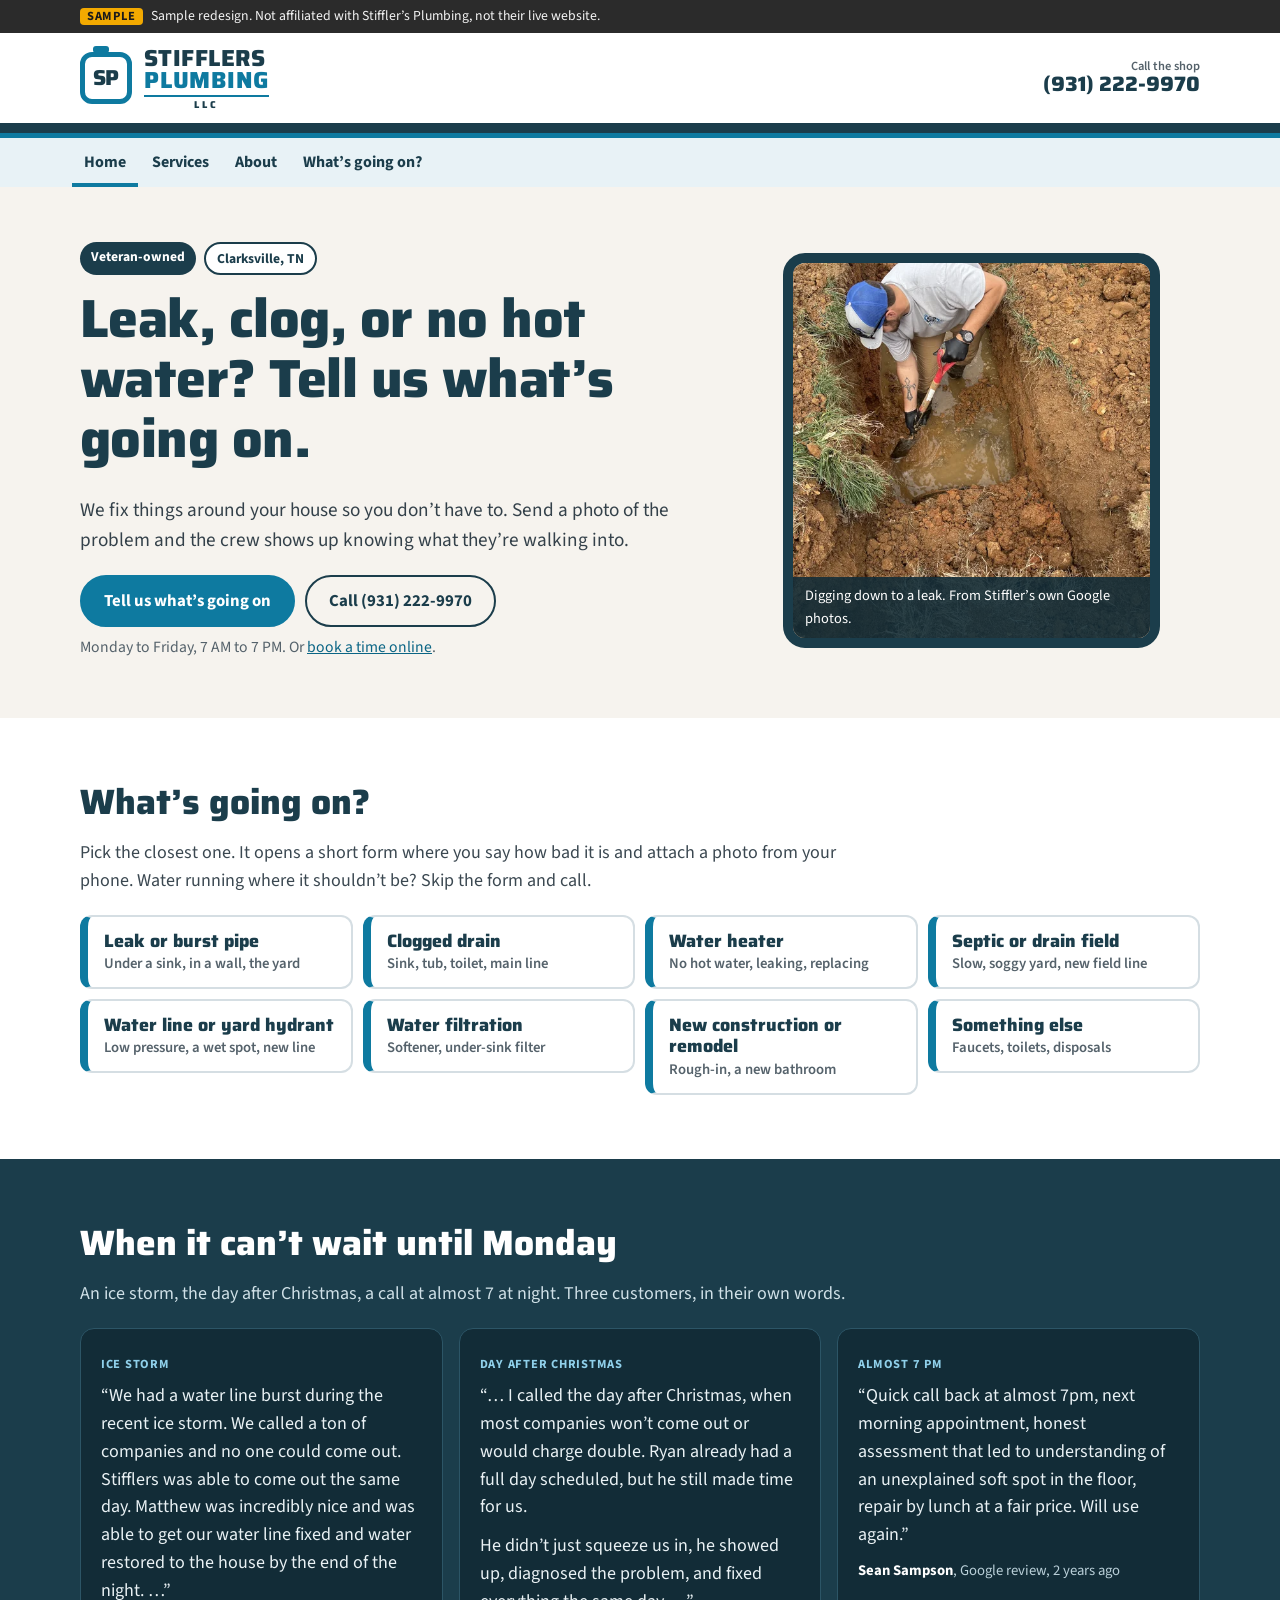
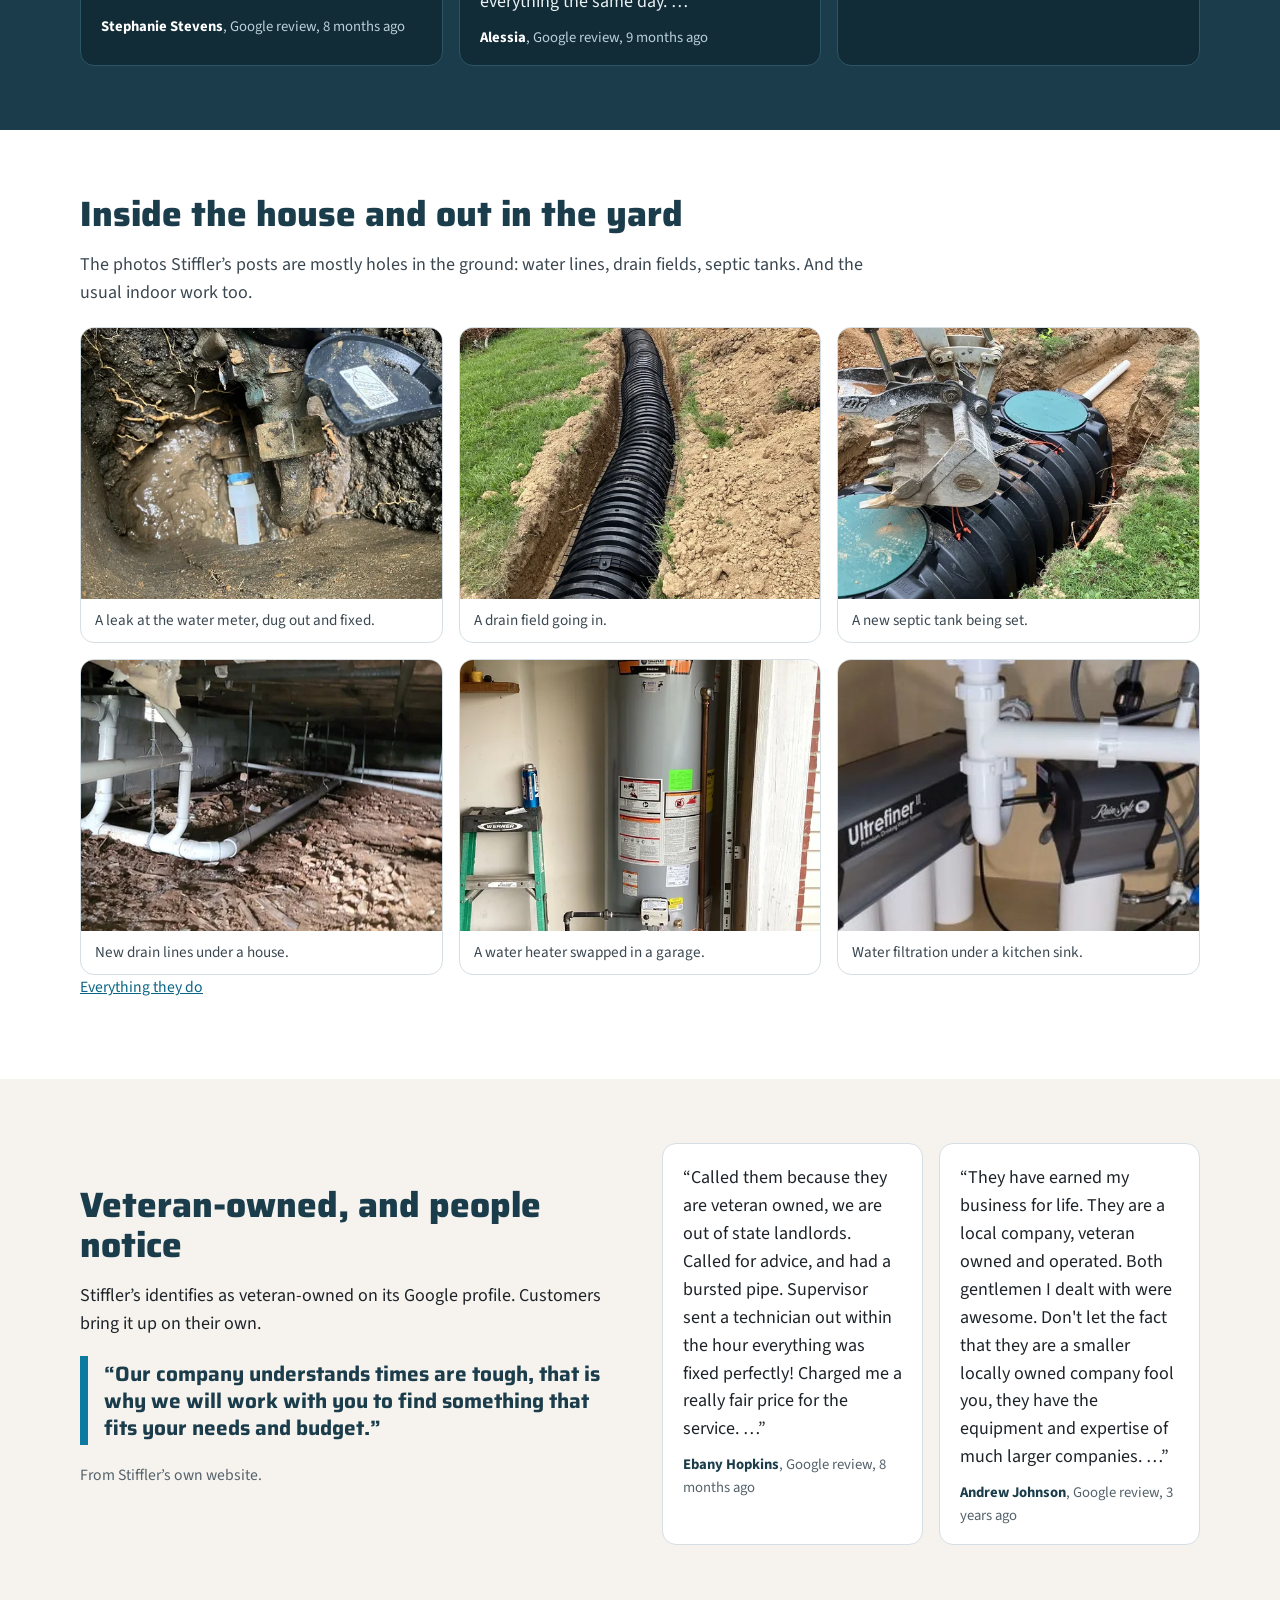
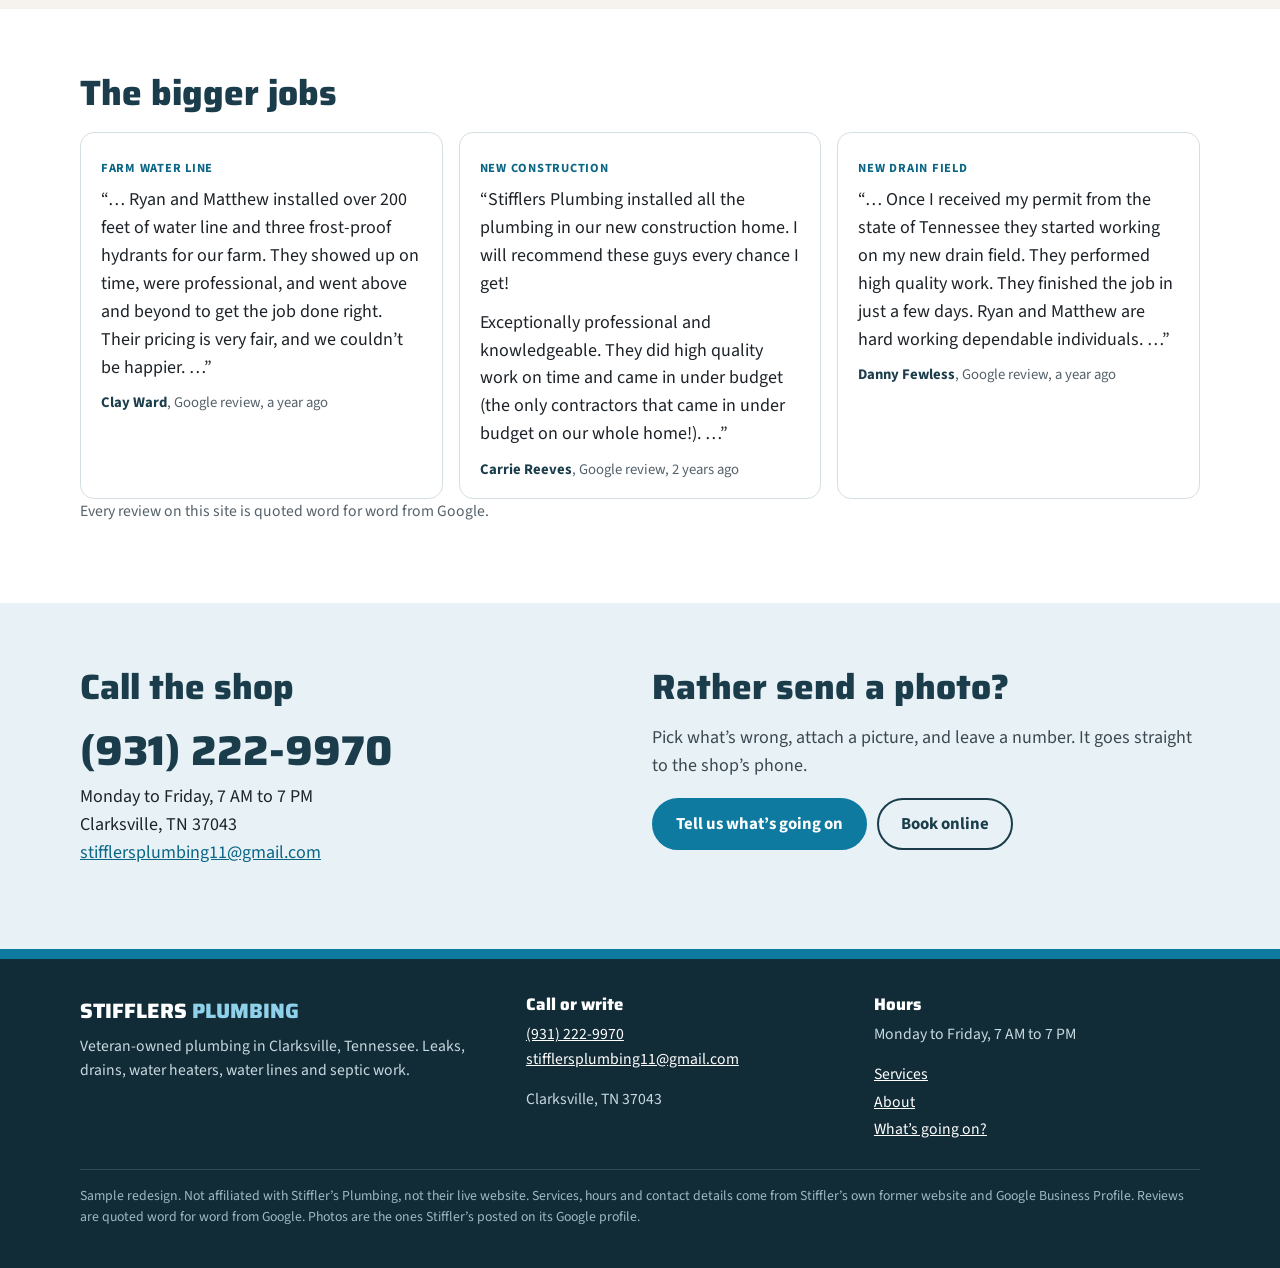
<file: index.html>
<!DOCTYPE html>
<html lang="en">
<head>
<meta charset="utf-8">
<meta name="viewport" content="width=device-width, initial-scale=1">
<meta name="robots" content="noindex, nofollow, noarchive">
<title>Stiffler&rsquo;s Plumbing | Veteran-Owned Plumber in Clarksville, TN</title>
<meta name="description" content="Veteran-owned plumbing in Clarksville, TN. Leaks, drains, water heaters, water lines and septic work. Tell us what's going on and send a photo, or call (931) 222-9970.">
<meta name="theme-color" content="#1b3d4b">
<link rel="preconnect" href="https://fonts.googleapis.com">
<link rel="preconnect" href="https://fonts.gstatic.com" crossorigin>
<link rel="stylesheet" href="https://fonts.googleapis.com/css2?family=Saira:wght@700;800&amp;family=Source+Sans+3:wght@400;600;700&amp;display=swap">
<link rel="stylesheet" href="style.css">
</head>
<body>
<a class="skip" href="#main">Skip to main content</a>
<div class="ribbon" role="note"><div class="wrap"><strong>Sample</strong>Sample redesign. Not affiliated with Stiffler&rsquo;s Plumbing, not their live website.</div></div>
<header class="site-head">
<div class="wrap head-row">
<a class="brand" href="index.html" aria-label="Stiffler&rsquo;s Plumbing, home"><span class="badge" aria-hidden="true">SP</span><span class="word"><span class="w1">Stifflers</span><span class="w2">Plumbing</span><span class="w3">LLC</span></span></a>
<a class="head-call" href="tel:+19312229970"><small>Call the shop</small>(931) 222-9970</a>
</div>
</header>
<nav class="main-nav" aria-label="Main"><ul><li><a href="index.html" aria-current="page">Home</a></li><li><a href="services.html">Services</a></li><li><a href="about.html">About</a></li><li><a href="contact.html">What&rsquo;s going on?</a></li></ul></nav>
<main id="main">

<section class="hero" aria-labelledby="hero-h">
<div class="wrap hero-grid">
<div>
<ul class="kicker"><li>Veteran-owned</li><li class="alt">Clarksville, TN</li></ul>
<h1 id="hero-h">Leak, clog, or no hot water? Tell us what&rsquo;s going on.</h1>
<p class="lede">We fix things around your house so you don&rsquo;t have to. Send a photo of the problem and the crew shows up knowing what they&rsquo;re walking into.</p>
<div class="btn-row">
<a class="btn" href="contact.html">Tell us what&rsquo;s going on</a>
<a class="btn btn-line" href="tel:+19312229970">Call (931) 222-9970</a>
</div>
<p class="hours-line">Monday to Friday, 7 AM to 7 PM. Or <a href="https://book.housecallpro.com/book/Stifflers-Plumbing/c140ddfa9ca940b8b86a4e5bcf91327c">book a time online</a>.</p>
</div>
<figure class="hero-photo"><img src="img/leak-dig-1000.webp" srcset="img/leak-dig-560.webp 560w, img/leak-dig-1000.webp 1000w" sizes="(min-width: 900px) 40vw, 100vw" width="1000" height="1120" alt="A Stiffler's plumber in a blue cap kneeling in a muddy trench, digging down to a leaking water line" fetchpriority="high"><figcaption>Digging down to a leak. From Stiffler&rsquo;s own Google photos.</figcaption></figure>
</div>
</section>

<section class="sec" aria-labelledby="go-h">
<div class="wrap">
<h2 id="go-h">What&rsquo;s going on?</h2>
<p class="lead-in">Pick the closest one. It opens a short form where you say how bad it is and attach a photo from your phone. Water running where it shouldn&rsquo;t be? Skip the form and call.</p>
<ul class="tiles">
<li><a href="contact.html#p-leak">Leak or burst pipe<small>Under a sink, in a wall, the yard</small></a></li>
<li><a href="contact.html#p-drain">Clogged drain<small>Sink, tub, toilet, main line</small></a></li>
<li><a href="contact.html#p-heater">Water heater<small>No hot water, leaking, replacing</small></a></li>
<li><a href="contact.html#p-septic">Septic or drain field<small>Slow, soggy yard, new field line</small></a></li>
<li><a href="contact.html#p-water">Water line or yard hydrant<small>Low pressure, a wet spot, new line</small></a></li>
<li><a href="contact.html#p-filter">Water filtration<small>Softener, under-sink filter</small></a></li>
<li><a href="contact.html#p-build">New construction or remodel<small>Rough-in, a new bathroom</small></a></li>
<li><a href="contact.html#p-other">Something else<small>Faucets, toilets, disposals</small></a></li>
</ul>
</div>
</section>

<section class="sec sec-navy" aria-labelledby="sd-h">
<div class="wrap">
<h2 id="sd-h">When it can&rsquo;t wait until Monday</h2>
<p class="lead-in">An ice storm, the day after Christmas, a call at almost 7 at night. Three customers, in their own words.</p>
<div class="revs">
<figure class="rev"><span class="tag">Ice storm</span><blockquote><p>&ldquo;We had a water line burst during the recent ice storm.  We called a ton of companies and no one could come out.  Stifflers was able to come out the same day.  Matthew was incredibly nice and was able to get our water line fixed and water restored to the house by the end of the night. &hellip;&rdquo;</p></blockquote><figcaption><strong>Stephanie Stevens</strong>, Google review, 8 months ago</figcaption></figure>
<figure class="rev"><span class="tag">Day after Christmas</span><blockquote><p>&ldquo;&hellip; I called the day after Christmas, when most companies won&#8217;t come out or would charge double. Ryan already had a full day scheduled, but he still made time for us.</p><p>He didn&#8217;t just squeeze us in, he showed up, diagnosed the problem, and fixed everything the same day. &hellip;&rdquo;</p></blockquote><figcaption><strong>Alessia</strong>, Google review, 9 months ago</figcaption></figure>
<figure class="rev"><span class="tag">Almost 7 PM</span><blockquote><p>&ldquo;Quick call back at almost 7pm, next morning appointment, honest assessment that led to understanding of an unexplained soft spot in the floor, repair by lunch at a fair price. Will use again.&rdquo;</p></blockquote><figcaption><strong>Sean Sampson</strong>, Google review, 2 years ago</figcaption></figure>
</div>
</div>
</section>

<section class="sec" aria-labelledby="w-h">
<div class="wrap">
<h2 id="w-h">Inside the house and out in the yard</h2>
<p class="lead-in">The photos Stiffler&rsquo;s posts are mostly holes in the ground: water lines, drain fields, septic tanks. And the usual indoor work too.</p>
<div class="work">
<figure><img src="img/meter-leak-900.webp" srcset="img/meter-leak-560.webp 560w, img/meter-leak-900.webp 900w" sizes="(min-width: 900px) 33vw, 100vw" width="900" height="1200" alt="A water meter box dug out and full of muddy water, with a new white fitting on the line" loading="lazy"><figcaption>A leak at the water meter, dug out and fixed.</figcaption></figure>
<figure><img src="img/drain-field-900.webp" srcset="img/drain-field-560.webp 560w, img/drain-field-900.webp 900w" sizes="(min-width: 900px) 33vw, 100vw" width="900" height="1200" alt="A long trench across a lawn with black chamber pipe laid in it and a small excavator at the far end" loading="lazy"><figcaption>A drain field going in.</figcaption></figure>
<figure><img src="img/septic-tank-900.webp" srcset="img/septic-tank-560.webp 560w, img/septic-tank-900.webp 900w" sizes="(min-width: 900px) 33vw, 100vw" width="900" height="1200" alt="A new black plastic septic tank with green lids set into a hole beside an excavator bucket" loading="lazy"><figcaption>A new septic tank being set.</figcaption></figure>
<figure><img src="img/crawlspace-1100.webp" srcset="img/crawlspace-560.webp 560w, img/crawlspace-1100.webp 1100w" sizes="(min-width: 900px) 33vw, 100vw" width="1100" height="619" alt="New white drain pipes hung under a house in a crawlspace" loading="lazy"><figcaption>New drain lines under a house.</figcaption></figure>
<figure><img src="img/water-heater-900.webp" srcset="img/water-heater-560.webp 560w, img/water-heater-900.webp 900w" sizes="(min-width: 900px) 33vw, 100vw" width="900" height="1200" alt="A new gas water heater installed in a garage next to a stepladder" loading="lazy"><figcaption>A water heater swapped in a garage.</figcaption></figure>
<figure><img src="img/ro-filter-720.webp" srcset="img/ro-filter-560.webp 560w, img/ro-filter-720.webp 720w" sizes="(min-width: 900px) 33vw, 100vw" width="720" height="720" alt="An under-sink water filtration system with white filter canisters and new drain piping" loading="lazy"><figcaption>Water filtration under a kitchen sink.</figcaption></figure>
</div>
<p class="note"><a href="services.html">Everything they do</a></p>
</div>
</section>

<section class="sec sec-sand" aria-labelledby="v-h">
<div class="wrap split">
<div>
<h2 id="v-h">Veteran-owned, and people notice</h2>
<p>Stiffler&rsquo;s identifies as veteran-owned on its Google profile. Customers bring it up on their own.</p>
<p class="pull">&ldquo;Our company understands times are tough, that is why we will work with you to find something that fits your needs and budget.&rdquo;</p>
<p class="note">From Stiffler&rsquo;s own website.</p>
</div>
<div class="revs two-up" style="margin-top:0">
<figure class="rev"><blockquote><p>&ldquo;Called them because they are veteran owned, we are out of state landlords. Called for advice, and had a bursted pipe. Supervisor sent a technician out within the hour everything was fixed perfectly! Charged me a really fair price for the service. &hellip;&rdquo;</p></blockquote><figcaption><strong>Ebany Hopkins</strong>, Google review, 8 months ago</figcaption></figure>
<figure class="rev"><blockquote><p>&ldquo;They have earned my business for life. They are a local company, veteran owned and operated. Both gentlemen I dealt with were awesome. Don't let the fact that they are a smaller locally owned company fool you, they have the equipment and expertise of much larger companies. &hellip;&rdquo;</p></blockquote><figcaption><strong>Andrew Johnson</strong>, Google review, 3 years ago</figcaption></figure>
</div>
</div>
</section>

<section class="sec" aria-labelledby="r-h">
<div class="wrap">
<h2 id="r-h">The bigger jobs</h2>
<div class="revs">
<figure class="rev"><span class="tag">Farm water line</span><blockquote><p>&ldquo;&hellip; Ryan and Matthew installed over 200 feet of water line and three frost-proof hydrants for our farm. They showed up on time, were professional, and went above and beyond to get the job done right. Their pricing is very fair, and we couldn&#8217;t be happier. &hellip;&rdquo;</p></blockquote><figcaption><strong>Clay Ward</strong>, Google review, a year ago</figcaption></figure>
<figure class="rev"><span class="tag">New construction</span><blockquote><p>&ldquo;Stifflers Plumbing installed all the plumbing in our new construction home. I will recommend these guys every chance I get!</p><p>Exceptionally professional and  knowledgeable. They did high quality work on time and came in under budget (the only contractors that came in under budget on our whole home!). &hellip;&rdquo;</p></blockquote><figcaption><strong>Carrie Reeves</strong>, Google review, 2 years ago</figcaption></figure>
<figure class="rev"><span class="tag">New drain field</span><blockquote><p>&ldquo;&hellip; Once I received my permit from the state of Tennessee they started working on my new drain field. They performed high quality work. They finished the job in just a few days. Ryan and Matthew are hard working dependable individuals. &hellip;&rdquo;</p></blockquote><figcaption><strong>Danny Fewless</strong>, Google review, a year ago</figcaption></figure>
</div>
<p class="note">Every review on this site is quoted word for word from Google.</p>
</div>
</section>

<section class="sec sec-sky" aria-labelledby="c-h">
<div class="wrap contact-grid">
<div>
<h2 id="c-h">Call the shop</h2>
<a class="big-phone" href="tel:+19312229970">(931) 222-9970</a>
<p>Monday to Friday, 7 AM to 7 PM<br>Clarksville, TN 37043<br><a href="mailto:stifflersplumbing11@gmail.com">stifflersplumbing11@gmail.com</a></p>
</div>
<div>
<h2>Rather send a photo?</h2>
<p class="lead-in">Pick what&rsquo;s wrong, attach a picture, and leave a number. It goes straight to the shop&rsquo;s phone.</p>
<div class="btn-row"><a class="btn" href="contact.html">Tell us what&rsquo;s going on</a><a class="btn btn-line" href="https://book.housecallpro.com/book/Stifflers-Plumbing/c140ddfa9ca940b8b86a4e5bcf91327c">Book online</a></div>
</div>
</div>
</section>

</main>
<a class="callbar" href="tel:+19312229970" aria-label="Call Stiffler&rsquo;s Plumbing at (931) 222-9970"><svg width="22" height="22" viewBox="0 0 24 24" aria-hidden="true"><path fill="currentColor" d="M6.6 10.8a15.1 15.1 0 0 0 6.6 6.6l2.2-2.2c.3-.3.7-.4 1-.2 1.1.4 2.3.6 3.6.6.6 0 1 .4 1 1V20c0 .6-.4 1-1 1A17 17 0 0 1 3 4c0-.6.4-1 1-1h3.5c.6 0 1 .4 1 1 0 1.3.2 2.5.6 3.6.1.3 0 .7-.2 1z"/></svg>(931) 222-9970 <small>Tap to call</small></a>
<footer class="site-foot">
<div class="wrap">
<div class="foot-grid">
<div><p class="foot-brand">Stifflers <span>Plumbing</span></p><p>Veteran-owned plumbing in Clarksville, Tennessee. Leaks, drains, water heaters, water lines and septic work.</p></div>
<div><h2>Call or write</h2><p><a href="tel:+19312229970">(931) 222-9970</a><br><a href="mailto:stifflersplumbing11@gmail.com">stifflersplumbing11@gmail.com</a></p><p>Clarksville, TN 37043</p></div>
<div><h2>Hours</h2><p>Monday to Friday, 7 AM to 7 PM</p><ul><li><a href="services.html">Services</a></li><li><a href="about.html">About</a></li><li><a href="contact.html">What&rsquo;s going on?</a></li></ul></div>
</div>
<p class="foot-note">Sample redesign. Not affiliated with Stiffler&rsquo;s Plumbing, not their live website. Services, hours and contact details come from Stiffler&rsquo;s own former website and Google Business Profile. Reviews are quoted word for word from Google. Photos are the ones Stiffler&rsquo;s posted on its Google profile.</p>
</div>
</footer>
</body>
</html>
</file>
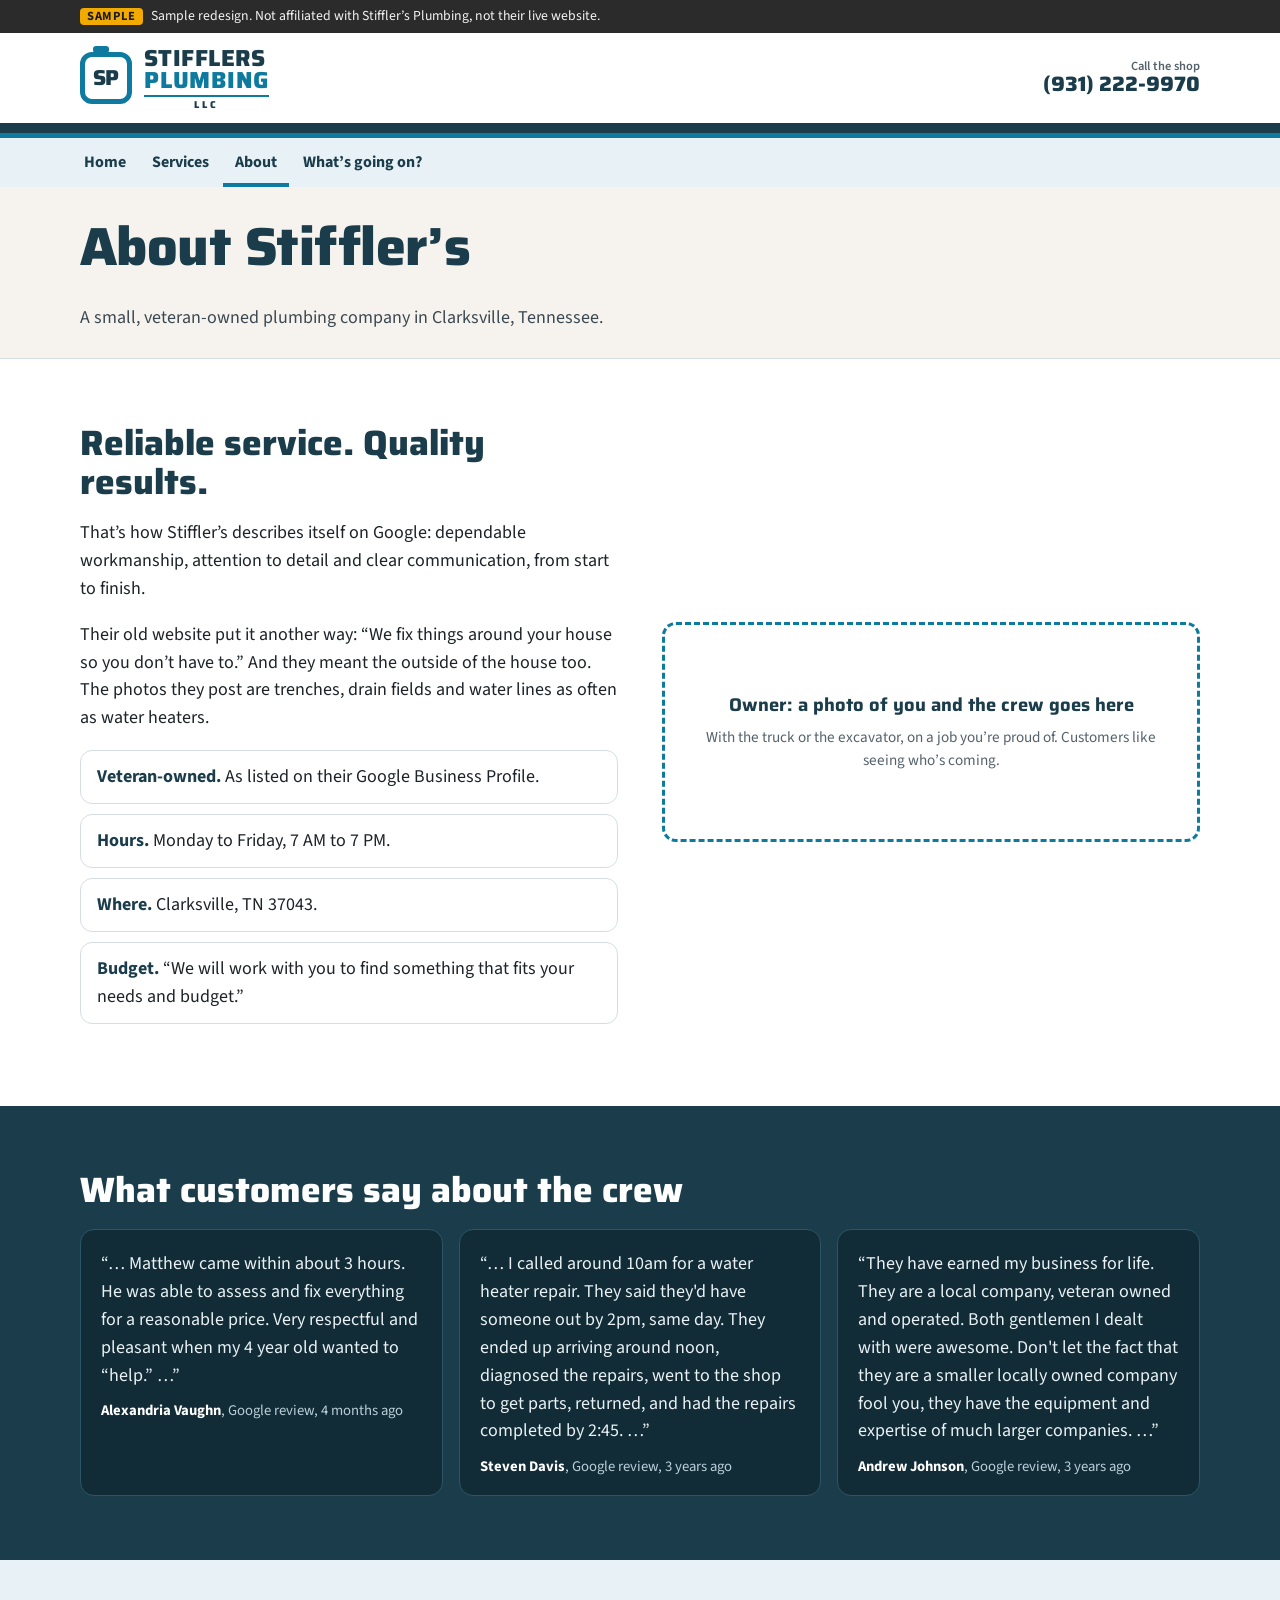
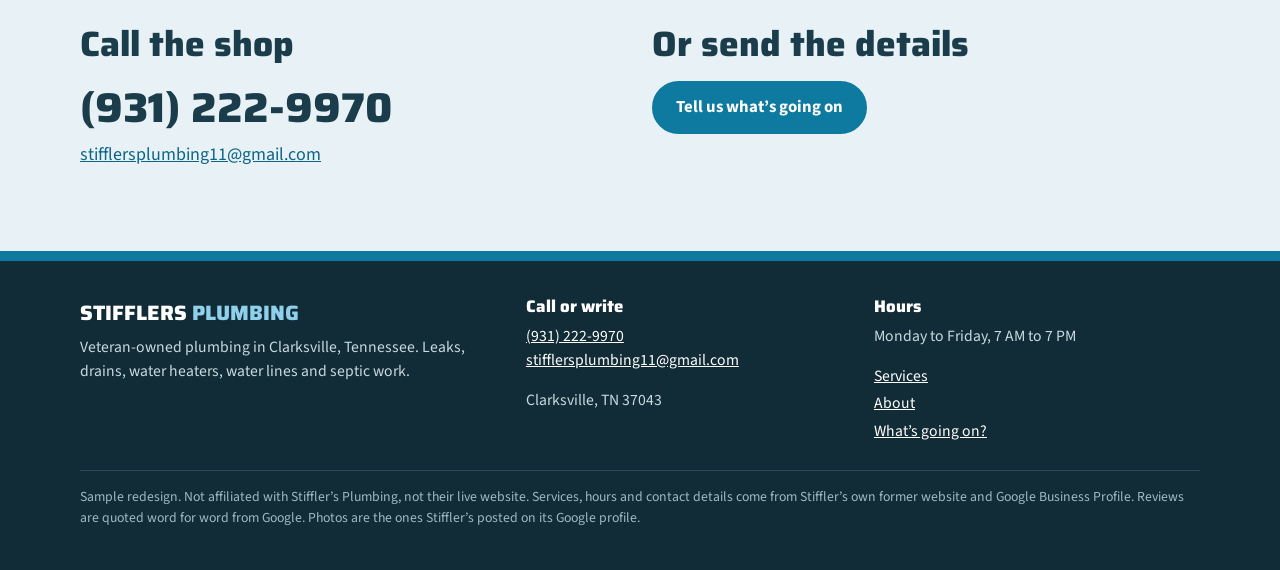
<file: about.html>
<!DOCTYPE html>
<html lang="en">
<head>
<meta charset="utf-8">
<meta name="viewport" content="width=device-width, initial-scale=1">
<meta name="robots" content="noindex, nofollow, noarchive">
<title>About | Stiffler&rsquo;s Plumbing, Veteran-Owned, Clarksville, TN</title>
<meta name="description" content="Stiffler's Plumbing is a veteran-owned plumbing company in Clarksville, Tennessee.">
<meta name="theme-color" content="#1b3d4b">
<link rel="preconnect" href="https://fonts.googleapis.com">
<link rel="preconnect" href="https://fonts.gstatic.com" crossorigin>
<link rel="stylesheet" href="https://fonts.googleapis.com/css2?family=Saira:wght@700;800&amp;family=Source+Sans+3:wght@400;600;700&amp;display=swap">
<link rel="stylesheet" href="style.css">
</head>
<body>
<a class="skip" href="#main">Skip to main content</a>
<div class="ribbon" role="note"><div class="wrap"><strong>Sample</strong>Sample redesign. Not affiliated with Stiffler&rsquo;s Plumbing, not their live website.</div></div>
<header class="site-head">
<div class="wrap head-row">
<a class="brand" href="index.html" aria-label="Stiffler&rsquo;s Plumbing, home"><span class="badge" aria-hidden="true">SP</span><span class="word"><span class="w1">Stifflers</span><span class="w2">Plumbing</span><span class="w3">LLC</span></span></a>
<a class="head-call" href="tel:+19312229970"><small>Call the shop</small>(931) 222-9970</a>
</div>
</header>
<nav class="main-nav" aria-label="Main"><ul><li><a href="index.html">Home</a></li><li><a href="services.html">Services</a></li><li><a href="about.html" aria-current="page">About</a></li><li><a href="contact.html">What&rsquo;s going on?</a></li></ul></nav>
<main id="main">

<section class="page-hero"><div class="wrap">
<h1>About Stiffler&rsquo;s</h1>
<p>A small, veteran-owned plumbing company in Clarksville, Tennessee.</p>
</div></section>

<section class="sec" aria-labelledby="w-h">
<div class="wrap split">
<div>
<h2 id="w-h">Reliable service. Quality results.</h2>
<p>That&rsquo;s how Stiffler&rsquo;s describes itself on Google: dependable workmanship, attention to detail and clear communication, from start to finish.</p>
<p>Their old website put it another way: &ldquo;We fix things around your house so you don&rsquo;t have to.&rdquo; And they meant the outside of the house too. The photos they post are trenches, drain fields and water lines as often as water heaters.</p>
<ul class="facts">
<li><b>Veteran-owned.</b> As listed on their Google Business Profile.</li>
<li><b>Hours.</b> Monday to Friday, 7 AM to 7 PM.</li>
<li><b>Where.</b> Clarksville, TN 37043.</li>
<li><b>Budget.</b> &ldquo;We will work with you to find something that fits your needs and budget.&rdquo;</li>
</ul>
</div>
<div class="ph" role="img" aria-label="Placeholder for a photo of the owner and crew"><b>Owner: a photo of you and the crew goes here</b><span>With the truck or the excavator, on a job you&rsquo;re proud of. Customers like seeing who&rsquo;s coming.</span></div>
</div>
</section>

<section class="sec sec-navy" aria-labelledby="crew-h">
<div class="wrap">
<h2 id="crew-h">What customers say about the crew</h2>
<div class="revs">
<figure class="rev"><blockquote><p>&ldquo;&hellip; Matthew came within about 3 hours. He was able to assess and fix everything for a reasonable price. Very respectful and pleasant when my 4 year old wanted to &#8220;help.&#8221; &hellip;&rdquo;</p></blockquote><figcaption><strong>Alexandria Vaughn</strong>, Google review, 4 months ago</figcaption></figure>
<figure class="rev"><blockquote><p>&ldquo;&hellip; I called around 10am for a water heater repair. They said they'd have someone out by 2pm, same day. They ended up arriving around noon, diagnosed the repairs, went to the shop to get parts, returned, and had the repairs completed by 2:45. &hellip;&rdquo;</p></blockquote><figcaption><strong>Steven Davis</strong>, Google review, 3 years ago</figcaption></figure>
<figure class="rev"><blockquote><p>&ldquo;They have earned my business for life. They are a local company, veteran owned and operated. Both gentlemen I dealt with were awesome. Don't let the fact that they are a smaller locally owned company fool you, they have the equipment and expertise of much larger companies. &hellip;&rdquo;</p></blockquote><figcaption><strong>Andrew Johnson</strong>, Google review, 3 years ago</figcaption></figure>
</div>
</div>
</section>

<section class="sec sec-sky" aria-labelledby="c-h">
<div class="wrap contact-grid">
<div>
<h2 id="c-h">Call the shop</h2>
<a class="big-phone" href="tel:+19312229970">(931) 222-9970</a>
<p><a href="mailto:stifflersplumbing11@gmail.com">stifflersplumbing11@gmail.com</a></p>
</div>
<div>
<h2>Or send the details</h2>
<div class="btn-row"><a class="btn" href="contact.html">Tell us what&rsquo;s going on</a></div>
</div>
</div>
</section>

</main>
<a class="callbar" href="tel:+19312229970" aria-label="Call Stiffler&rsquo;s Plumbing at (931) 222-9970"><svg width="22" height="22" viewBox="0 0 24 24" aria-hidden="true"><path fill="currentColor" d="M6.6 10.8a15.1 15.1 0 0 0 6.6 6.6l2.2-2.2c.3-.3.7-.4 1-.2 1.1.4 2.3.6 3.6.6.6 0 1 .4 1 1V20c0 .6-.4 1-1 1A17 17 0 0 1 3 4c0-.6.4-1 1-1h3.5c.6 0 1 .4 1 1 0 1.3.2 2.5.6 3.6.1.3 0 .7-.2 1z"/></svg>(931) 222-9970 <small>Tap to call</small></a>
<footer class="site-foot">
<div class="wrap">
<div class="foot-grid">
<div><p class="foot-brand">Stifflers <span>Plumbing</span></p><p>Veteran-owned plumbing in Clarksville, Tennessee. Leaks, drains, water heaters, water lines and septic work.</p></div>
<div><h2>Call or write</h2><p><a href="tel:+19312229970">(931) 222-9970</a><br><a href="mailto:stifflersplumbing11@gmail.com">stifflersplumbing11@gmail.com</a></p><p>Clarksville, TN 37043</p></div>
<div><h2>Hours</h2><p>Monday to Friday, 7 AM to 7 PM</p><ul><li><a href="services.html">Services</a></li><li><a href="about.html">About</a></li><li><a href="contact.html">What&rsquo;s going on?</a></li></ul></div>
</div>
<p class="foot-note">Sample redesign. Not affiliated with Stiffler&rsquo;s Plumbing, not their live website. Services, hours and contact details come from Stiffler&rsquo;s own former website and Google Business Profile. Reviews are quoted word for word from Google. Photos are the ones Stiffler&rsquo;s posted on its Google profile.</p>
</div>
</footer>
</body>
</html>
</file>
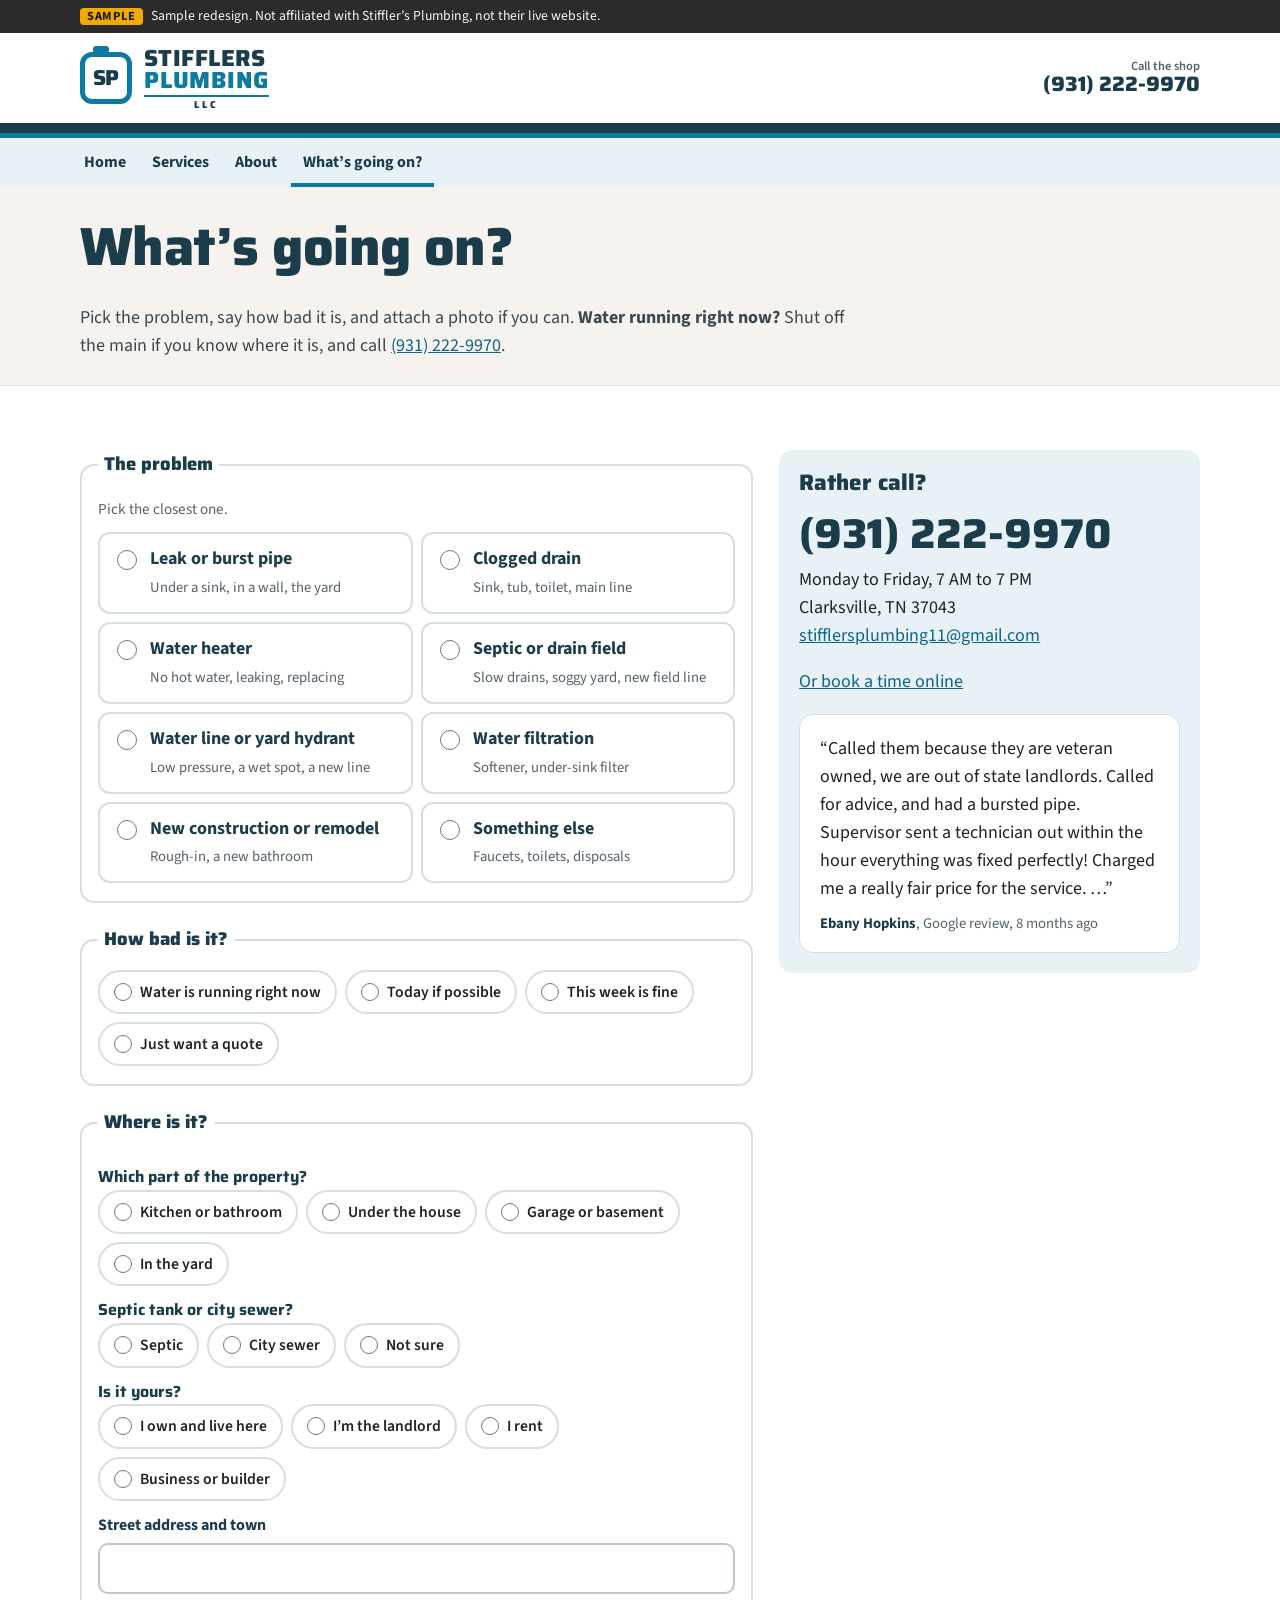
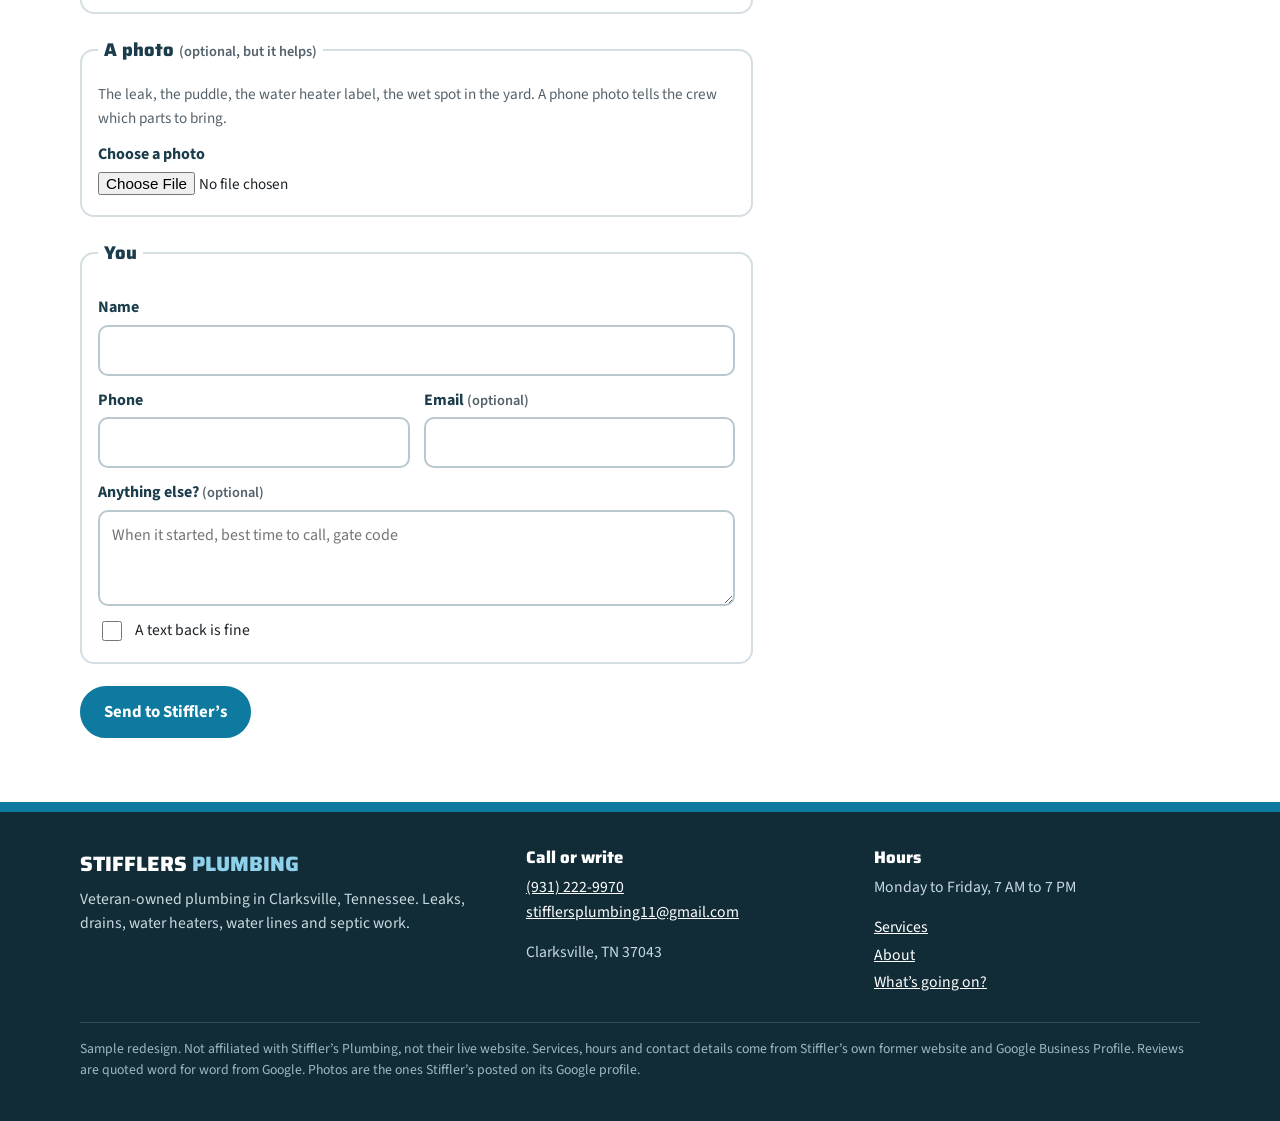
<file: contact.html>
<!DOCTYPE html>
<html lang="en">
<head>
<meta charset="utf-8">
<meta name="viewport" content="width=device-width, initial-scale=1">
<meta name="robots" content="noindex, nofollow, noarchive">
<title>What&rsquo;s Going On? | Plumbing Request | Stiffler&rsquo;s Plumbing</title>
<meta name="description" content="Tell Stiffler's Plumbing what's wrong, how urgent it is, and send a photo. Or call (931) 222-9970.">
<meta name="theme-color" content="#1b3d4b">
<link rel="preconnect" href="https://fonts.googleapis.com">
<link rel="preconnect" href="https://fonts.gstatic.com" crossorigin>
<link rel="stylesheet" href="https://fonts.googleapis.com/css2?family=Saira:wght@700;800&amp;family=Source+Sans+3:wght@400;600;700&amp;display=swap">
<link rel="stylesheet" href="style.css">
</head>
<body>
<a class="skip" href="#main">Skip to main content</a>
<div class="ribbon" role="note"><div class="wrap"><strong>Sample</strong>Sample redesign. Not affiliated with Stiffler&rsquo;s Plumbing, not their live website.</div></div>
<header class="site-head">
<div class="wrap head-row">
<a class="brand" href="index.html" aria-label="Stiffler&rsquo;s Plumbing, home"><span class="badge" aria-hidden="true">SP</span><span class="word"><span class="w1">Stifflers</span><span class="w2">Plumbing</span><span class="w3">LLC</span></span></a>
<a class="head-call" href="tel:+19312229970"><small>Call the shop</small>(931) 222-9970</a>
</div>
</header>
<nav class="main-nav" aria-label="Main"><ul><li><a href="index.html">Home</a></li><li><a href="services.html">Services</a></li><li><a href="about.html">About</a></li><li><a href="contact.html" aria-current="page">What&rsquo;s going on?</a></li></ul></nav>
<main id="main">

<section class="page-hero"><div class="wrap">
<h1>What&rsquo;s going on?</h1>
<p>Pick the problem, say how bad it is, and attach a photo if you can. <strong>Water running right now?</strong> Shut off the main if you know where it is, and call <a href="tel:+19312229970">(931) 222-9970</a>.</p>
</div></section>

<section class="sec">
<div class="wrap">
<p class="sent" id="sent" role="status">Got it. In the live version, this goes straight to Stiffler&rsquo;s phone and they call you back.</p>
<div class="form-wrap">
<form action="contact.html#sent" method="get" aria-label="Plumbing service request">

<fieldset>
<legend>The problem</legend>
<p class="help">Pick the closest one.</p>
<div class="picker"><label class="pick" id="p-leak"><input type="radio" name="problem" value="Leak or burst pipe"><span><b>Leak or burst pipe</b><small>Under a sink, in a wall, the yard</small></span></label><label class="pick" id="p-drain"><input type="radio" name="problem" value="Clogged drain"><span><b>Clogged drain</b><small>Sink, tub, toilet, main line</small></span></label><label class="pick" id="p-heater"><input type="radio" name="problem" value="Water heater"><span><b>Water heater</b><small>No hot water, leaking, replacing</small></span></label><label class="pick" id="p-septic"><input type="radio" name="problem" value="Septic or drain field"><span><b>Septic or drain field</b><small>Slow drains, soggy yard, new field line</small></span></label><label class="pick" id="p-water"><input type="radio" name="problem" value="Water line or yard hydrant"><span><b>Water line or yard hydrant</b><small>Low pressure, a wet spot, a new line</small></span></label><label class="pick" id="p-filter"><input type="radio" name="problem" value="Water filtration"><span><b>Water filtration</b><small>Softener, under-sink filter</small></span></label><label class="pick" id="p-build"><input type="radio" name="problem" value="New construction or remodel"><span><b>New construction or remodel</b><small>Rough-in, a new bathroom</small></span></label><label class="pick" id="p-other"><input type="radio" name="problem" value="Something else"><span><b>Something else</b><small>Faucets, toilets, disposals</small></span></label></div>
</fieldset>

<fieldset>
<legend>How bad is it?</legend>
<div class="chips">
<label class="chip hot"><input type="radio" name="urgency" value="Water is running right now"><span>Water is running right now</span></label>
<label class="chip"><input type="radio" name="urgency" value="Today if possible"><span>Today if possible</span></label>
<label class="chip"><input type="radio" name="urgency" value="This week is fine"><span>This week is fine</span></label>
<label class="chip"><input type="radio" name="urgency" value="Just want a quote"><span>Just want a quote</span></label>
</div>
<p class="help hot-note">Water running right now? <a href="tel:+19312229970">Call (931) 222-9970</a>. It is faster than a form.</p>
</fieldset>

<fieldset>
<legend>Where is it?</legend>
<fieldset class="field"><legend class="lbl">Which part of the property?</legend>
<div class="chips">
<label class="chip"><input type="radio" name="where" value="Kitchen or bathroom"><span>Kitchen or bathroom</span></label>
<label class="chip"><input type="radio" name="where" value="Under the house"><span>Under the house</span></label>
<label class="chip"><input type="radio" name="where" value="Garage or basement"><span>Garage or basement</span></label>
<label class="chip"><input type="radio" name="where" value="In the yard"><span>In the yard</span></label>
</div></fieldset>
<fieldset class="field"><legend class="lbl">Septic tank or city sewer?</legend>
<div class="chips">
<label class="chip"><input type="radio" name="system" value="Septic"><span>Septic</span></label>
<label class="chip"><input type="radio" name="system" value="City sewer"><span>City sewer</span></label>
<label class="chip"><input type="radio" name="system" value="Not sure"><span>Not sure</span></label>
</div></fieldset>
<fieldset class="field"><legend class="lbl">Is it yours?</legend>
<div class="chips">
<label class="chip"><input type="radio" name="owner" value="I own and live here"><span>I own and live here</span></label>
<label class="chip"><input type="radio" name="owner" value="I'm the landlord"><span>I&rsquo;m the landlord</span></label>
<label class="chip"><input type="radio" name="owner" value="I rent"><span>I rent</span></label>
<label class="chip"><input type="radio" name="owner" value="Business or builder"><span>Business or builder</span></label>
</div></fieldset>
<div class="field"><label for="f-addr">Street address and town</label><input type="text" id="f-addr" name="address" autocomplete="street-address"></div>
</fieldset>

<fieldset>
<legend>A photo <span class="opt">(optional, but it helps)</span></legend>
<p class="help" id="photo-help">The leak, the puddle, the water heater label, the wet spot in the yard. A phone photo tells the crew which parts to bring.</p>
<div class="field"><label for="f-photo">Choose a photo</label><input type="file" id="f-photo" name="photo" accept="image/*" aria-describedby="photo-help"></div>
</fieldset>

<fieldset>
<legend>You</legend>
<div class="field"><label for="f-name">Name</label><input type="text" id="f-name" name="name" autocomplete="name" required></div>
<div class="two">
<div class="field"><label for="f-phone">Phone</label><input type="tel" id="f-phone" name="phone" autocomplete="tel" required></div>
<div class="field"><label for="f-email">Email <span class="opt">(optional)</span></label><input type="email" id="f-email" name="email" autocomplete="email"></div>
</div>
<div class="field"><label for="f-notes">Anything else? <span class="opt">(optional)</span></label><textarea id="f-notes" name="notes" placeholder="When it started, best time to call, gate code"></textarea></div>
<label class="check"><input type="checkbox" name="text_ok" value="yes"><span>A text back is fine</span></label>
</fieldset>

<div><button class="btn" type="submit">Send to Stiffler&rsquo;s</button></div>
</form>

<aside class="form-side" aria-labelledby="side-h">
<h2 id="side-h">Rather call?</h2>
<a class="big-phone" href="tel:+19312229970">(931) 222-9970</a>
<p>Monday to Friday, 7 AM to 7 PM<br>Clarksville, TN 37043<br><a href="mailto:stifflersplumbing11@gmail.com">stifflersplumbing11@gmail.com</a></p>
<p><a href="https://book.housecallpro.com/book/Stifflers-Plumbing/c140ddfa9ca940b8b86a4e5bcf91327c">Or book a time online</a></p>
<figure class="rev"><blockquote><p>&ldquo;Called them because they are veteran owned, we are out of state landlords. Called for advice, and had a bursted pipe. Supervisor sent a technician out within the hour everything was fixed perfectly! Charged me a really fair price for the service. &hellip;&rdquo;</p></blockquote><figcaption><strong>Ebany Hopkins</strong>, Google review, 8 months ago</figcaption></figure>
</aside>
</div>
</div>
</section>

</main>
<a class="callbar" href="tel:+19312229970" aria-label="Call Stiffler&rsquo;s Plumbing at (931) 222-9970"><svg width="22" height="22" viewBox="0 0 24 24" aria-hidden="true"><path fill="currentColor" d="M6.6 10.8a15.1 15.1 0 0 0 6.6 6.6l2.2-2.2c.3-.3.7-.4 1-.2 1.1.4 2.3.6 3.6.6.6 0 1 .4 1 1V20c0 .6-.4 1-1 1A17 17 0 0 1 3 4c0-.6.4-1 1-1h3.5c.6 0 1 .4 1 1 0 1.3.2 2.5.6 3.6.1.3 0 .7-.2 1z"/></svg>(931) 222-9970 <small>Tap to call</small></a>
<footer class="site-foot">
<div class="wrap">
<div class="foot-grid">
<div><p class="foot-brand">Stifflers <span>Plumbing</span></p><p>Veteran-owned plumbing in Clarksville, Tennessee. Leaks, drains, water heaters, water lines and septic work.</p></div>
<div><h2>Call or write</h2><p><a href="tel:+19312229970">(931) 222-9970</a><br><a href="mailto:stifflersplumbing11@gmail.com">stifflersplumbing11@gmail.com</a></p><p>Clarksville, TN 37043</p></div>
<div><h2>Hours</h2><p>Monday to Friday, 7 AM to 7 PM</p><ul><li><a href="services.html">Services</a></li><li><a href="about.html">About</a></li><li><a href="contact.html">What&rsquo;s going on?</a></li></ul></div>
</div>
<p class="foot-note">Sample redesign. Not affiliated with Stiffler&rsquo;s Plumbing, not their live website. Services, hours and contact details come from Stiffler&rsquo;s own former website and Google Business Profile. Reviews are quoted word for word from Google. Photos are the ones Stiffler&rsquo;s posted on its Google profile.</p>
</div>
</footer>
</body>
</html>
</file>
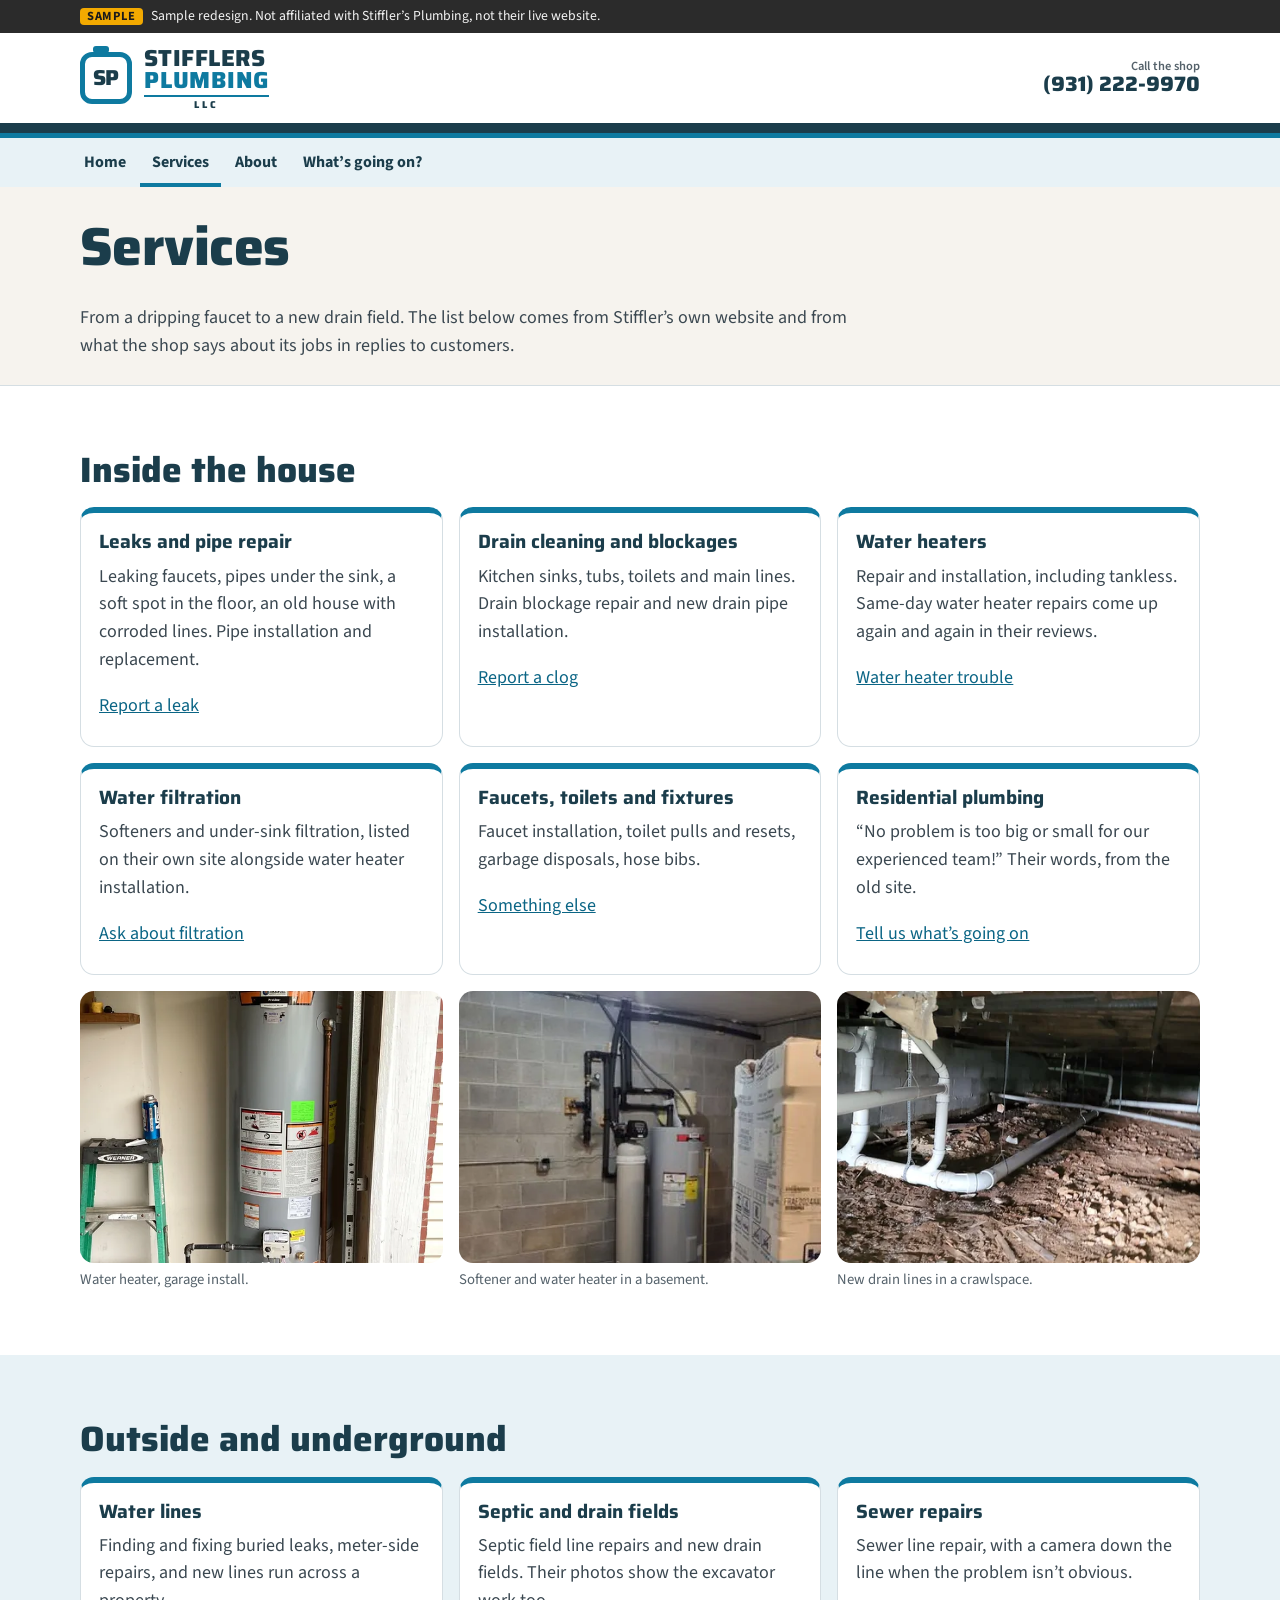
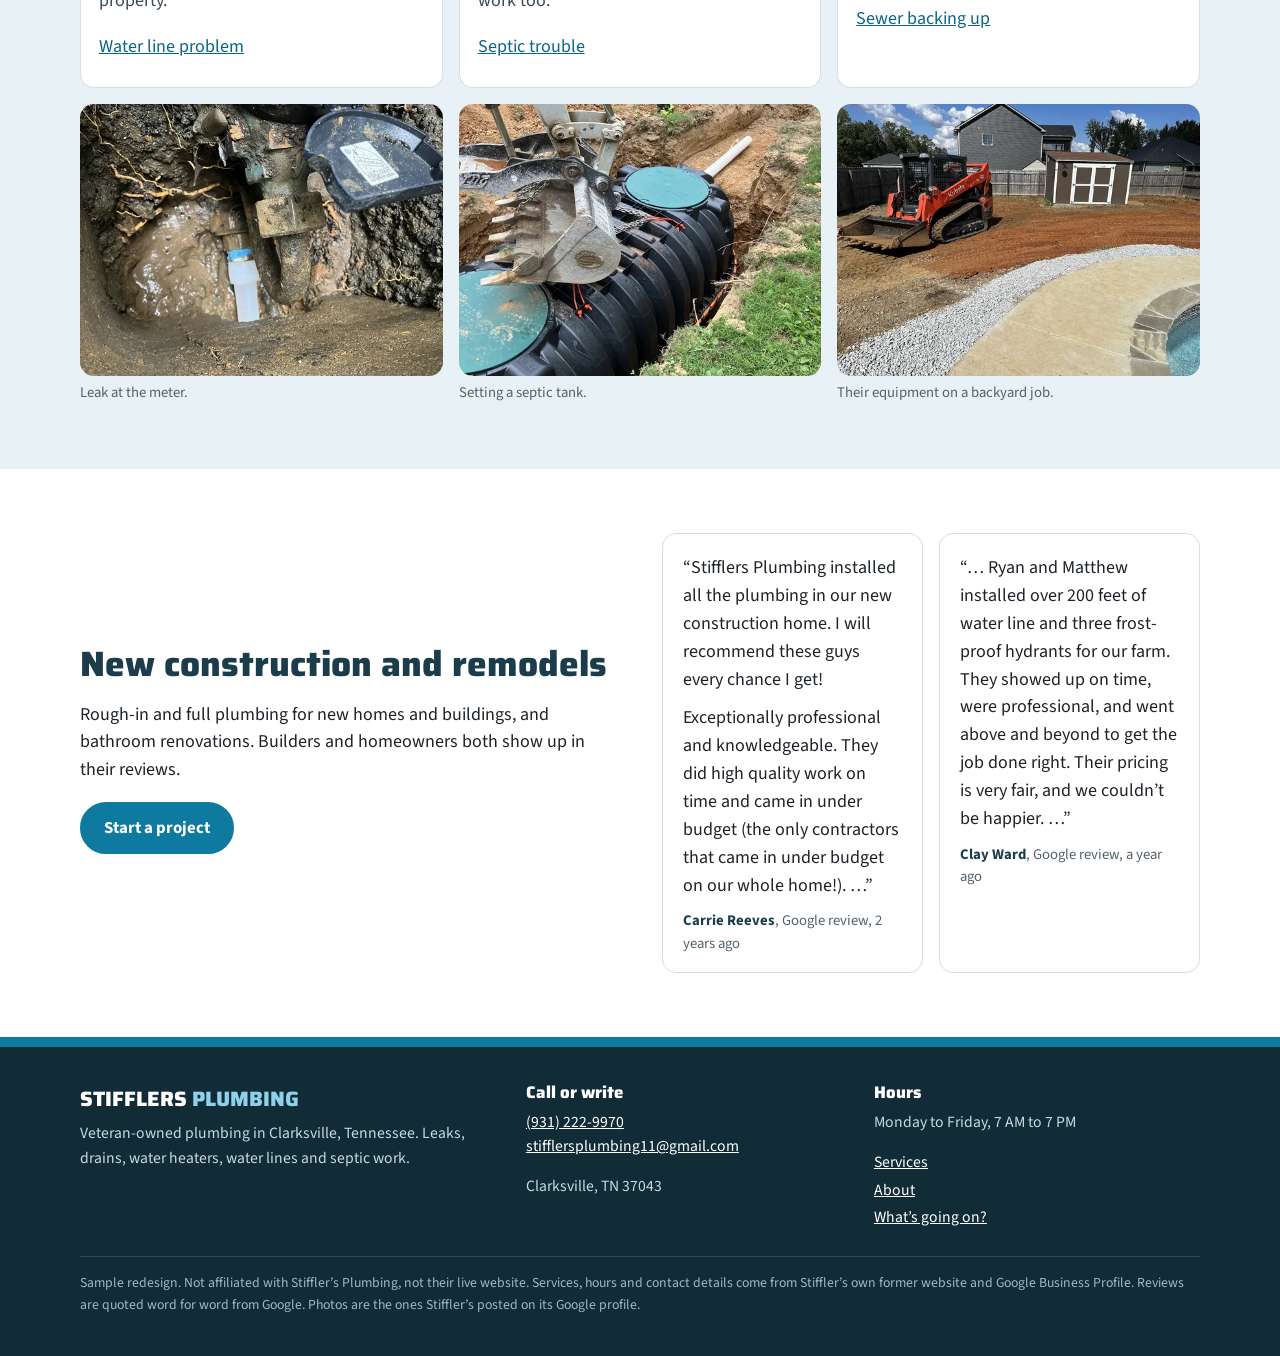
<file: services.html>
<!DOCTYPE html>
<html lang="en">
<head>
<meta charset="utf-8">
<meta name="viewport" content="width=device-width, initial-scale=1">
<meta name="robots" content="noindex, nofollow, noarchive">
<title>Services | Stiffler&rsquo;s Plumbing, Clarksville, TN</title>
<meta name="description" content="Leak and pipe repair, drain cleaning, water heaters, water filtration, water lines, septic and drain fields, and new construction plumbing in Clarksville, TN.">
<meta name="theme-color" content="#1b3d4b">
<link rel="preconnect" href="https://fonts.googleapis.com">
<link rel="preconnect" href="https://fonts.gstatic.com" crossorigin>
<link rel="stylesheet" href="https://fonts.googleapis.com/css2?family=Saira:wght@700;800&amp;family=Source+Sans+3:wght@400;600;700&amp;display=swap">
<link rel="stylesheet" href="style.css">
</head>
<body>
<a class="skip" href="#main">Skip to main content</a>
<div class="ribbon" role="note"><div class="wrap"><strong>Sample</strong>Sample redesign. Not affiliated with Stiffler&rsquo;s Plumbing, not their live website.</div></div>
<header class="site-head">
<div class="wrap head-row">
<a class="brand" href="index.html" aria-label="Stiffler&rsquo;s Plumbing, home"><span class="badge" aria-hidden="true">SP</span><span class="word"><span class="w1">Stifflers</span><span class="w2">Plumbing</span><span class="w3">LLC</span></span></a>
<a class="head-call" href="tel:+19312229970"><small>Call the shop</small>(931) 222-9970</a>
</div>
</header>
<nav class="main-nav" aria-label="Main"><ul><li><a href="index.html">Home</a></li><li><a href="services.html" aria-current="page">Services</a></li><li><a href="about.html">About</a></li><li><a href="contact.html">What&rsquo;s going on?</a></li></ul></nav>
<main id="main">

<section class="page-hero"><div class="wrap">
<h1>Services</h1>
<p>From a dripping faucet to a new drain field. The list below comes from Stiffler&rsquo;s own website and from what the shop says about its jobs in replies to customers.</p>
</div></section>

<section class="sec" aria-labelledby="in-h">
<div class="wrap">
<h2 id="in-h">Inside the house</h2>
<div class="svc">
<article><h3>Leaks and pipe repair</h3><p>Leaking faucets, pipes under the sink, a soft spot in the floor, an old house with corroded lines. Pipe installation and replacement.</p><p><a href="contact.html#p-leak">Report a leak</a></p></article>
<article><h3>Drain cleaning and blockages</h3><p>Kitchen sinks, tubs, toilets and main lines. Drain blockage repair and new drain pipe installation.</p><p><a href="contact.html#p-drain">Report a clog</a></p></article>
<article><h3>Water heaters</h3><p>Repair and installation, including tankless. Same-day water heater repairs come up again and again in their reviews.</p><p><a href="contact.html#p-heater">Water heater trouble</a></p></article>
<article><h3>Water filtration</h3><p>Softeners and under-sink filtration, listed on their own site alongside water heater installation.</p><p><a href="contact.html#p-filter">Ask about filtration</a></p></article>
<article><h3>Faucets, toilets and fixtures</h3><p>Faucet installation, toilet pulls and resets, garbage disposals, hose bibs.</p><p><a href="contact.html#p-other">Something else</a></p></article>
<article><h3>Residential plumbing</h3><p>&ldquo;No problem is too big or small for our experienced team!&rdquo; Their words, from the old site.</p><p><a href="contact.html">Tell us what&rsquo;s going on</a></p></article>
</div>
<div class="svc-photo">
<figure><img src="img/water-heater-900.webp" srcset="img/water-heater-560.webp 560w, img/water-heater-900.webp 900w" sizes="(min-width: 900px) 33vw, 100vw" width="900" height="1200" alt="A new gas water heater installed in a garage" loading="lazy"><figcaption>Water heater, garage install.</figcaption></figure>
<figure><img src="img/softener-heater-720.webp" srcset="img/softener-heater-560.webp 560w, img/softener-heater-720.webp 720w" sizes="(min-width: 900px) 33vw, 100vw" width="720" height="720" alt="A water softener and an electric water heater installed side by side in a block-walled basement" loading="lazy"><figcaption>Softener and water heater in a basement.</figcaption></figure>
<figure><img src="img/crawlspace-1100.webp" srcset="img/crawlspace-560.webp 560w, img/crawlspace-1100.webp 1100w" sizes="(min-width: 900px) 33vw, 100vw" width="1100" height="619" alt="New white drain pipes hung under a house in a crawlspace" loading="lazy"><figcaption>New drain lines in a crawlspace.</figcaption></figure>
</div>
</div>
</section>

<section class="sec sec-sky" aria-labelledby="out-h">
<div class="wrap">
<h2 id="out-h">Outside and underground</h2>
<div class="svc">
<article><h3>Water lines</h3><p>Finding and fixing buried leaks, meter-side repairs, and new lines run across a property.</p><p><a href="contact.html#p-water">Water line problem</a></p></article>
<article><h3>Septic and drain fields</h3><p>Septic field line repairs and new drain fields. Their photos show the excavator work too.</p><p><a href="contact.html#p-septic">Septic trouble</a></p></article>
<article><h3>Sewer repairs</h3><p>Sewer line repair, with a camera down the line when the problem isn&rsquo;t obvious.</p><p><a href="contact.html#p-drain">Sewer backing up</a></p></article>
</div>
<div class="svc-photo">
<figure><img src="img/meter-leak-900.webp" srcset="img/meter-leak-560.webp 560w, img/meter-leak-900.webp 900w" sizes="(min-width: 900px) 33vw, 100vw" width="900" height="1200" alt="A dug-out water meter box with a repaired fitting" loading="lazy"><figcaption>Leak at the meter.</figcaption></figure>
<figure><img src="img/septic-tank-900.webp" srcset="img/septic-tank-560.webp 560w, img/septic-tank-900.webp 900w" sizes="(min-width: 900px) 33vw, 100vw" width="900" height="1200" alt="A new black plastic septic tank being set in the ground" loading="lazy"><figcaption>Setting a septic tank.</figcaption></figure>
<figure><img src="img/skid-steer-1100.webp" srcset="img/skid-steer-560.webp 560w, img/skid-steer-1100.webp 1100w" sizes="(min-width: 900px) 33vw, 100vw" width="1100" height="825" alt="An orange tracked skid steer on fresh dirt behind a house, beside a gravel path and a pool" loading="lazy"><figcaption>Their equipment on a backyard job.</figcaption></figure>
</div>
</div>
</section>

<section class="sec" aria-labelledby="nc-h">
<div class="wrap split">
<div>
<h2 id="nc-h">New construction and remodels</h2>
<p>Rough-in and full plumbing for new homes and buildings, and bathroom renovations. Builders and homeowners both show up in their reviews.</p>
<div class="btn-row"><a class="btn" href="contact.html#p-build">Start a project</a></div>
</div>
<div class="revs two-up" style="margin-top:0">
<figure class="rev"><blockquote><p>&ldquo;Stifflers Plumbing installed all the plumbing in our new construction home. I will recommend these guys every chance I get!</p><p>Exceptionally professional and  knowledgeable. They did high quality work on time and came in under budget (the only contractors that came in under budget on our whole home!). &hellip;&rdquo;</p></blockquote><figcaption><strong>Carrie Reeves</strong>, Google review, 2 years ago</figcaption></figure>
<figure class="rev"><blockquote><p>&ldquo;&hellip; Ryan and Matthew installed over 200 feet of water line and three frost-proof hydrants for our farm. They showed up on time, were professional, and went above and beyond to get the job done right. Their pricing is very fair, and we couldn&#8217;t be happier. &hellip;&rdquo;</p></blockquote><figcaption><strong>Clay Ward</strong>, Google review, a year ago</figcaption></figure>
</div>
</div>
</section>

</main>
<a class="callbar" href="tel:+19312229970" aria-label="Call Stiffler&rsquo;s Plumbing at (931) 222-9970"><svg width="22" height="22" viewBox="0 0 24 24" aria-hidden="true"><path fill="currentColor" d="M6.6 10.8a15.1 15.1 0 0 0 6.6 6.6l2.2-2.2c.3-.3.7-.4 1-.2 1.1.4 2.3.6 3.6.6.6 0 1 .4 1 1V20c0 .6-.4 1-1 1A17 17 0 0 1 3 4c0-.6.4-1 1-1h3.5c.6 0 1 .4 1 1 0 1.3.2 2.5.6 3.6.1.3 0 .7-.2 1z"/></svg>(931) 222-9970 <small>Tap to call</small></a>
<footer class="site-foot">
<div class="wrap">
<div class="foot-grid">
<div><p class="foot-brand">Stifflers <span>Plumbing</span></p><p>Veteran-owned plumbing in Clarksville, Tennessee. Leaks, drains, water heaters, water lines and septic work.</p></div>
<div><h2>Call or write</h2><p><a href="tel:+19312229970">(931) 222-9970</a><br><a href="mailto:stifflersplumbing11@gmail.com">stifflersplumbing11@gmail.com</a></p><p>Clarksville, TN 37043</p></div>
<div><h2>Hours</h2><p>Monday to Friday, 7 AM to 7 PM</p><ul><li><a href="services.html">Services</a></li><li><a href="about.html">About</a></li><li><a href="contact.html">What&rsquo;s going on?</a></li></ul></div>
</div>
<p class="foot-note">Sample redesign. Not affiliated with Stiffler&rsquo;s Plumbing, not their live website. Services, hours and contact details come from Stiffler&rsquo;s own former website and Google Business Profile. Reviews are quoted word for word from Google. Photos are the ones Stiffler&rsquo;s posted on its Google profile.</p>
</div>
</footer>
</body>
</html>
</file>
<file: style.css>
/* Stiffler's Plumbing sample redesign. Colours sampled from their SP logo. */
:root{
  --navy:#1b3d4b; --navy-2:#122c37; --blue:#0e7aa0; --blue-d:#0b6585; --sky:#e8f2f6; --sand:#f6f3ee;
  --ink:#1d2328; --mute:#55626b; --line:#d5dee3; --white:#fff; --ok:#1f7a4c;
  --r:14px; --pipe:10px;
}
*{box-sizing:border-box}
html{-webkit-text-size-adjust:100%}
body{margin:0;font-family:"Source Sans 3",system-ui,-apple-system,"Segoe UI",Roboto,Arial,sans-serif;font-size:18px;line-height:1.55;color:var(--ink);background:var(--white);padding-bottom:64px}
img{max-width:100%;height:auto;display:block}
a{color:var(--blue-d)}
h1,h2,h3{font-family:"Saira",system-ui,sans-serif;line-height:1.12;color:var(--navy);margin:0 0 .5em}
h1{font-size:clamp(2rem,6.4vw,3.35rem);font-weight:800;letter-spacing:-.01em}
h2{font-size:clamp(1.55rem,4.4vw,2.2rem);font-weight:800}
h3{font-size:1.2rem;font-weight:700}
p{margin:0 0 1em}
.wrap{width:100%;max-width:1160px;margin:0 auto;padding:0 20px}
.skip{position:absolute;left:-9999px;top:0;background:var(--navy);color:#fff;padding:10px 14px;z-index:99}
.skip:focus{left:10px;top:10px}
:focus-visible{outline:3px solid #f2a900;outline-offset:2px}

/* ribbon */
.ribbon{background:#2b2b2b;color:#f4f4f4;font-size:.86rem;line-height:1.35}
.ribbon .wrap{padding-top:7px;padding-bottom:7px}
.ribbon strong{display:inline-block;background:#f2a900;color:#1b1b1b;border-radius:4px;padding:0 7px;margin-right:8px;font-size:.78rem;text-transform:uppercase;letter-spacing:.06em}

/* header */
.site-head{background:var(--white);border-bottom:var(--pipe) solid var(--navy);position:relative}
.site-head:after{content:"";position:absolute;left:0;right:0;bottom:calc(-1 * var(--pipe) - 5px);height:5px;background:var(--blue)}
.head-row{display:flex;align-items:center;justify-content:space-between;gap:14px;padding-top:14px;padding-bottom:14px;flex-wrap:wrap}
.brand{display:flex;align-items:center;gap:12px;text-decoration:none;color:var(--navy)}
.badge{flex:0 0 auto;width:52px;height:52px;border:5px solid var(--blue);border-radius:12px;display:grid;place-items:center;font-family:"Saira",sans-serif;font-weight:800;font-size:1.35rem;color:var(--navy);letter-spacing:-.04em;position:relative;background:#fff}
.badge:before{content:"";position:absolute;top:-11px;left:8px;width:16px;height:7px;background:var(--blue);border-radius:3px}
.word{display:flex;flex-direction:column;font-family:"Saira",sans-serif;font-weight:800;text-transform:uppercase;line-height:.95}
.word .w1{font-size:1.45rem;color:var(--navy);letter-spacing:.02em}
.word .w2{font-size:1.45rem;color:var(--blue);letter-spacing:.035em}
.word .w3{font-size:.62rem;color:var(--navy);letter-spacing:.3em;border-top:2px solid var(--blue);margin-top:4px;padding-top:3px;text-align:center}
.head-call{display:flex;flex-direction:column;align-items:flex-end;text-decoration:none;color:var(--navy);font-family:"Saira",sans-serif;font-weight:800;font-size:1.3rem;line-height:1.1}
.head-call small{font-family:"Source Sans 3",sans-serif;font-weight:600;font-size:.78rem;color:var(--mute)}
.main-nav{background:var(--sky);margin-top:5px}
.main-nav ul{list-style:none;margin:0 auto;padding:0 12px;max-width:1160px;display:flex;flex-wrap:wrap;gap:2px}
.main-nav a{display:block;padding:12px 12px;text-decoration:none;color:var(--navy);font-weight:700;font-size:1rem}
.main-nav a[aria-current=page]{box-shadow:inset 0 -4px 0 var(--blue)}

/* buttons */
.btn{display:inline-block;background:var(--blue);color:#fff;text-decoration:none;font-weight:700;font-size:1.05rem;padding:14px 22px;border-radius:999px;border:2px solid var(--blue);cursor:pointer;font-family:inherit;line-height:1.2;text-align:center}
.btn:hover{background:var(--blue-d);border-color:var(--blue-d)}
.btn-navy{background:var(--navy);border-color:var(--navy)}
.btn-line{background:transparent;color:var(--navy);border-color:var(--navy)}
.btn-line:hover{background:var(--navy);color:#fff}
.btn-row{display:flex;flex-wrap:wrap;gap:10px;margin:18px 0 8px}

/* hero */
.hero{background:var(--sand)}
.hero-grid{display:grid;gap:26px;padding-top:30px;padding-bottom:34px;align-items:center}
.kicker{display:inline-flex;flex-wrap:wrap;gap:8px;margin:0 0 14px;padding:0;list-style:none}
.kicker li{background:var(--navy);color:#fff;font-weight:700;font-size:.85rem;padding:4px 11px;border-radius:999px}
.kicker li.alt{background:#fff;color:var(--navy);border:2px solid var(--navy)}
.lede{font-size:1.2rem;color:#34414a;max-width:34em}
.hours-line{font-size:.98rem;color:var(--mute);margin:6px 0 0}
.hero-photo{position:relative;border:var(--pipe) solid var(--navy);border-radius:22px;overflow:hidden;background:var(--navy)}
.hero-photo img{width:100%;aspect-ratio:4/4.2;object-fit:cover}
.hero-photo figcaption{position:absolute;left:0;right:0;bottom:0;background:rgba(18,44,55,.88);color:#fff;font-size:.9rem;padding:8px 12px}

/* sections */
.sec{padding:46px 0}
.sec-sky{background:var(--sky)}
.sec-sand{background:var(--sand)}
.sec-navy{background:var(--navy);color:#e9f1f4}
.sec-navy h2,.sec-navy h3{color:#fff}
.lead-in{max-width:44em;color:#3b4851}
.sec-navy .lead-in{color:#cfe0e7}
.note{font-size:.98rem;color:var(--mute)}

/* what's going on tiles */
.tiles{list-style:none;margin:20px 0 0;padding:0;display:grid;grid-template-columns:1fr;gap:10px}
.tiles a{display:flex;flex-direction:column;background:#fff;border:2px solid var(--line);border-left:8px solid var(--blue);border-radius:12px;padding:14px 16px;text-decoration:none;color:var(--navy);font-weight:800;font-family:"Saira",sans-serif;font-size:1.12rem;line-height:1.2}
.tiles a small{font-family:"Source Sans 3",sans-serif;font-weight:600;color:var(--mute);font-size:.92rem;margin-top:3px}
.tiles a:hover{border-color:var(--blue)}

/* reviews */
.revs{display:grid;gap:16px;margin-top:20px}
.rev{margin:0;background:#fff;border-radius:var(--r);padding:20px 20px 16px;border:1px solid var(--line);position:relative}
.rev blockquote{margin:0}
.rev blockquote p{margin:0 0 .6em}
.rev figcaption{font-size:.92rem;color:var(--mute)}
.rev figcaption strong{color:var(--navy)}
.rev .tag{display:inline-block;font-size:.78rem;font-weight:700;text-transform:uppercase;letter-spacing:.06em;color:var(--blue-d);margin-bottom:8px}
.sec-navy .rev{background:var(--navy-2);border-color:#2c5566;color:#e9f1f4}
.sec-navy .rev figcaption{color:#b9cfd8}
.sec-navy .rev figcaption strong{color:#fff}
.sec-navy .rev .tag{color:#8fd0ea}

/* work photos */
.work{display:grid;grid-template-columns:1fr;gap:16px;margin-top:20px}
.work figure{margin:0;background:#fff;border-radius:var(--r);overflow:hidden;border:1px solid var(--line)}
.work img{width:100%;aspect-ratio:4/3;object-fit:cover}
.work figcaption{padding:10px 14px;font-size:.95rem;color:#3b4851}

/* split blocks */
.split{display:grid;gap:24px;align-items:center}
.split img{border-radius:var(--r);width:100%;object-fit:cover}
.pull{font-family:"Saira",sans-serif;font-weight:700;font-size:1.3rem;line-height:1.3;color:var(--navy);border-left:8px solid var(--blue);padding:4px 0 4px 16px;margin:18px 0}
.sec-navy .pull{color:#fff}

/* service list */
.svc-group{margin-top:28px}
.svc{display:grid;gap:16px;margin-top:14px}
.svc article{background:#fff;border:1px solid var(--line);border-radius:var(--r);padding:18px 18px 8px;border-top:6px solid var(--blue)}
.svc article p{color:#3b4851}
.svc-photo{display:grid;gap:16px;margin-top:16px}
.svc-photo figure{margin:0}
.svc-photo img{border-radius:var(--r);width:100%;aspect-ratio:4/3;object-fit:cover}
.svc-photo figcaption{font-size:.92rem;color:var(--mute);margin-top:6px}

/* about */
.facts{list-style:none;margin:18px 0;padding:0;display:grid;gap:10px}
.facts li{background:#fff;border:1px solid var(--line);border-radius:12px;padding:12px 16px}
.facts b{color:var(--navy)}
.ph{border:3px dashed var(--blue);border-radius:var(--r);background:#fff;padding:28px 20px;text-align:center;color:var(--navy);min-height:220px;display:flex;flex-direction:column;justify-content:center}
.ph b{font-family:"Saira",sans-serif;font-size:1.15rem}
.ph span{color:var(--mute);font-size:.95rem;margin-top:6px}

/* contact strip */
.contact-grid{display:grid;gap:24px}
.big-phone{display:inline-block;font-family:"Saira",sans-serif;font-weight:800;font-size:clamp(1.9rem,8vw,2.6rem);color:var(--navy);text-decoration:none;line-height:1.1;margin:4px 0 10px}
.sec-navy .big-phone{color:#fff}
address{font-style:normal}

/* page hero */
.page-hero{background:var(--sand);padding:30px 0 26px;border-bottom:1px solid var(--line)}
.page-hero p{max-width:44em;color:#3b4851;margin:0}

/* form */
.form-wrap{display:grid;gap:26px}
.sent{display:none;background:#e6f4ec;border:2px solid var(--ok);color:#174d33;border-radius:12px;padding:14px 16px;font-weight:700;margin-bottom:18px}
.sent:target{display:block}
form{display:grid;gap:22px}
fieldset{border:2px solid var(--line);border-radius:var(--r);padding:16px 16px 18px;margin:0;min-width:0;background:#fff}
legend{font-family:"Saira",sans-serif;font-weight:800;color:var(--navy);font-size:1.15rem;padding:0 6px}
.opt{font-family:"Source Sans 3",sans-serif;font-weight:600;color:var(--mute);font-size:.9rem}
.help{font-size:.95rem;color:var(--mute);margin:.2em 0 .7em}
.picker{display:grid;grid-template-columns:1fr;gap:8px}
.pick{display:flex;gap:10px;align-items:flex-start;border:2px solid var(--line);border-radius:12px;padding:11px 12px;cursor:pointer;scroll-margin-top:20px}
.pick:target{border-color:var(--blue);background:var(--sky)}
.pick input{margin-top:5px;width:20px;height:20px;flex:0 0 auto;accent-color:var(--blue)}
.pick b{display:block;color:var(--navy)}
.pick small{color:var(--mute);font-size:.92rem}
.pick:has(input:checked){border-color:var(--blue);background:var(--sky)}
.chips{display:flex;flex-wrap:wrap;gap:8px}
.chip{display:inline-flex;align-items:center;gap:8px;border:2px solid var(--line);border-radius:999px;padding:8px 14px;cursor:pointer;font-weight:600;font-size:.98rem}
.chip input{width:18px;height:18px;accent-color:var(--blue);margin:0}
.chip:has(input:checked){border-color:var(--blue);background:var(--sky)}
.chip.hot:has(input:checked){border-color:#b3261e;background:#fdecea}
.hot-note{display:none;color:#8a1c16;font-weight:700}
fieldset:has(.chip.hot input:checked) .hot-note{display:block}
.field{display:flex;flex-direction:column;gap:5px;margin-top:12px;border:0;padding:0;min-width:0}
.field>label,.lbl{font-weight:700;color:var(--navy);font-size:1rem;padding:0}
input[type=text],input[type=tel],input[type=email],textarea{font:inherit;font-size:1rem;padding:11px 12px;border:2px solid #b9c7ce;border-radius:10px;width:100%;background:#fff;color:var(--ink)}
input[type=file]{font:inherit;font-size:.95rem;max-width:100%}
textarea{min-height:96px;resize:vertical}
.two{display:grid;gap:0 14px}
.check{display:flex;gap:10px;align-items:flex-start;margin-top:12px;font-size:.98rem}
.check input{width:20px;height:20px;margin-top:3px;accent-color:var(--blue);flex:0 0 auto}
.form-side{background:var(--sky);border-radius:var(--r);padding:20px;align-self:start}
.form-side h2{font-size:1.4rem}
.form-side .rev{margin-top:16px}

/* sticky call bar (mobile) */
.callbar{position:fixed;left:0;right:0;bottom:0;z-index:50;display:flex;align-items:center;justify-content:center;gap:10px;background:var(--blue);color:#fff;text-decoration:none;font-family:"Saira",sans-serif;font-weight:800;font-size:1.2rem;padding:12px 14px;box-shadow:0 -4px 14px rgba(0,0,0,.18);border-top:4px solid var(--navy)}
.callbar small{font-family:"Source Sans 3",sans-serif;font-weight:600;font-size:.85rem;opacity:.92}

/* footer */
.site-foot{background:var(--navy-2);color:#c8d9e0;padding:36px 0 26px;border-top:var(--pipe) solid var(--blue);font-size:.98rem}
.site-foot a{color:#fff}
.site-foot h2{color:#fff;font-size:1.05rem;margin-bottom:.5em}
.foot-grid{display:grid;gap:22px}
.foot-brand{font-family:"Saira",sans-serif;font-weight:800;text-transform:uppercase;color:#fff;font-size:1.3rem;margin-bottom:.3em}
.foot-brand span{color:#8fd0ea}
.site-foot ul{list-style:none;padding:0;margin:.6em 0 0}
.site-foot li{margin:.2em 0}
.foot-note{margin-top:24px;padding-top:16px;border-top:1px solid #2c4c59;font-size:.86rem;color:#9fb8c2}

@media (min-width:560px){
  .tiles{grid-template-columns:1fr 1fr}
  .picker{grid-template-columns:1fr 1fr}
  .two{grid-template-columns:1fr 1fr}
  .work{grid-template-columns:1fr 1fr}
  .svc-photo{grid-template-columns:1fr 1fr}
}
@media (min-width:900px){
  body{padding-bottom:0}
  .callbar{display:none}
  .hero-grid{grid-template-columns:1.15fr .85fr;padding-top:48px;padding-bottom:52px;gap:44px}
  .tiles{grid-template-columns:repeat(4,1fr)}
  .revs{grid-template-columns:repeat(3,1fr)}
  .revs.two-up{grid-template-columns:1fr 1fr}
  .work{grid-template-columns:repeat(3,1fr)}
  .split{grid-template-columns:1fr 1fr;gap:44px}
  .svc{grid-template-columns:repeat(3,1fr)}
  .svc-photo{grid-template-columns:repeat(3,1fr)}
  .contact-grid{grid-template-columns:1fr 1fr}
  .form-wrap{grid-template-columns:1.6fr 1fr;align-items:start}
  .form-side{position:sticky;top:16px}
  .foot-grid{grid-template-columns:1.3fr 1fr 1fr}
  .sec{padding:64px 0}
}
@media (prefers-reduced-motion:reduce){*{scroll-behavior:auto!important;transition:none!important;animation:none!important}}
</file>
